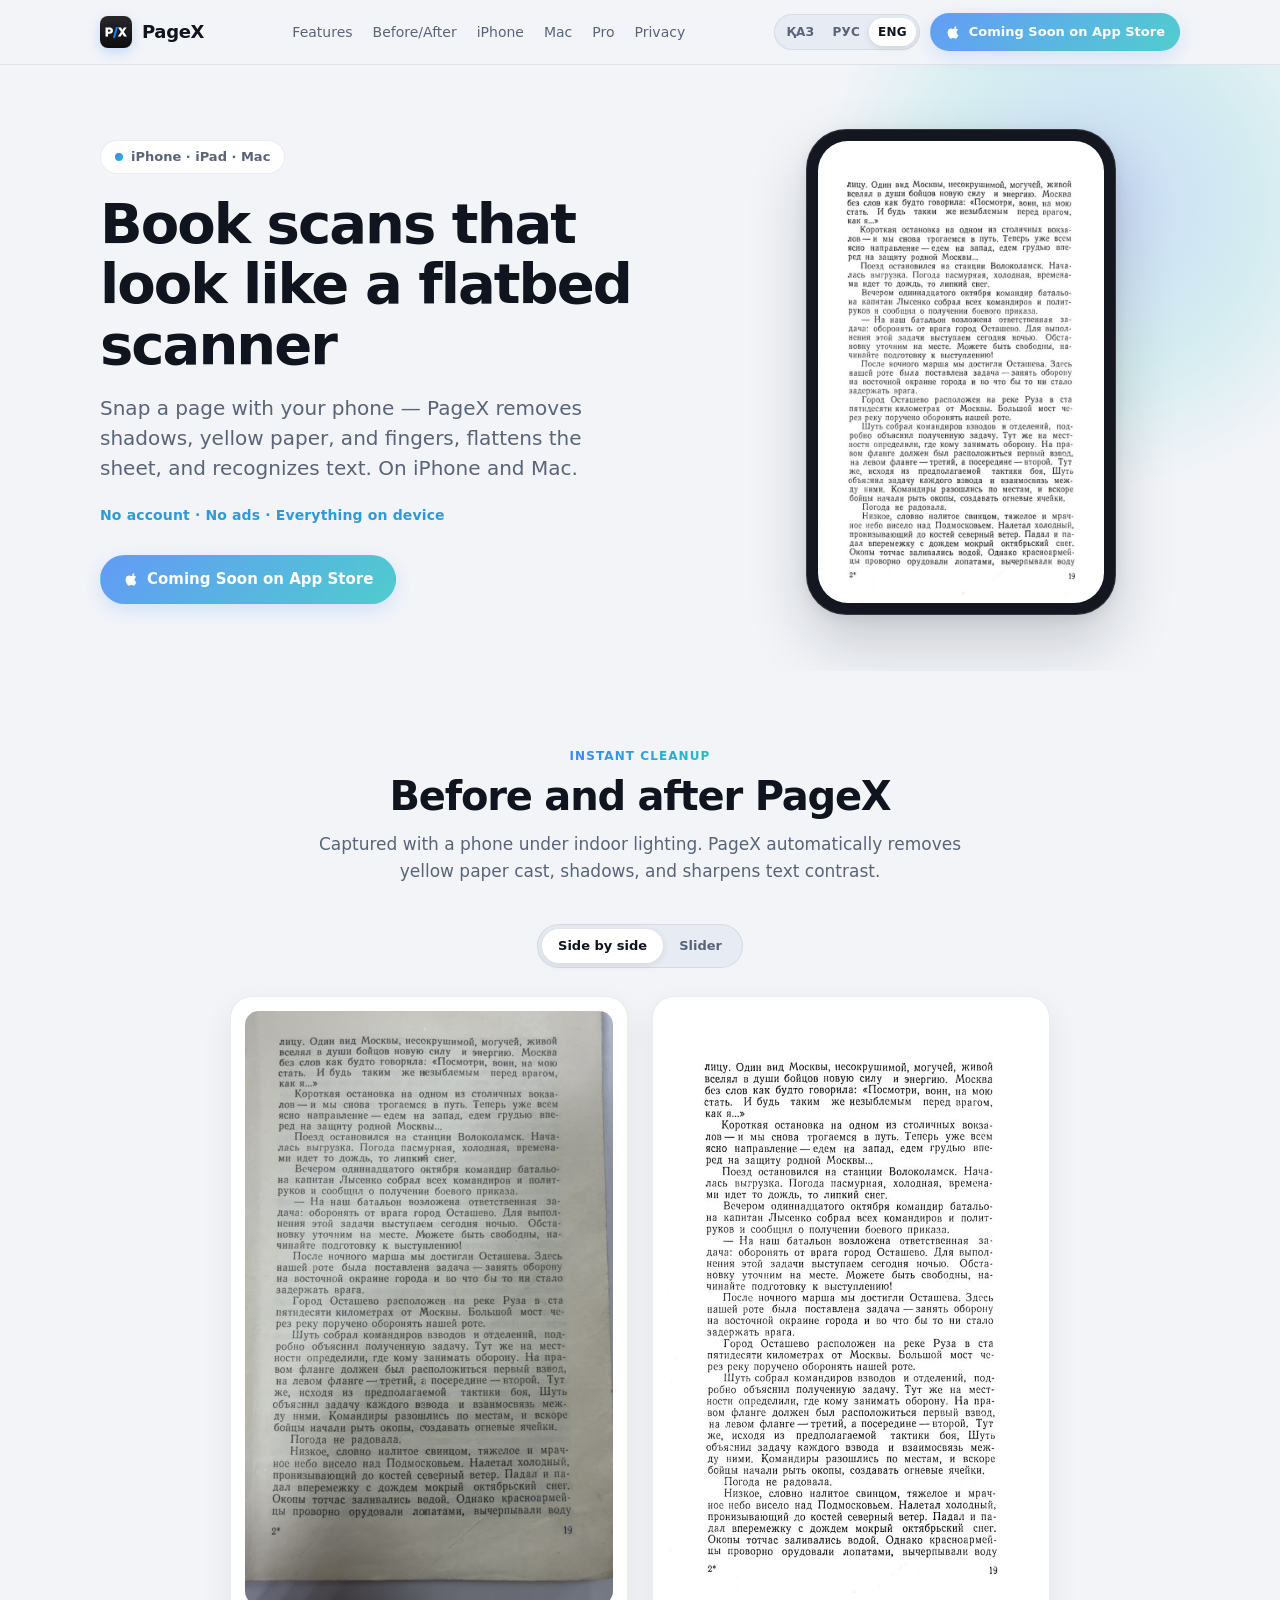
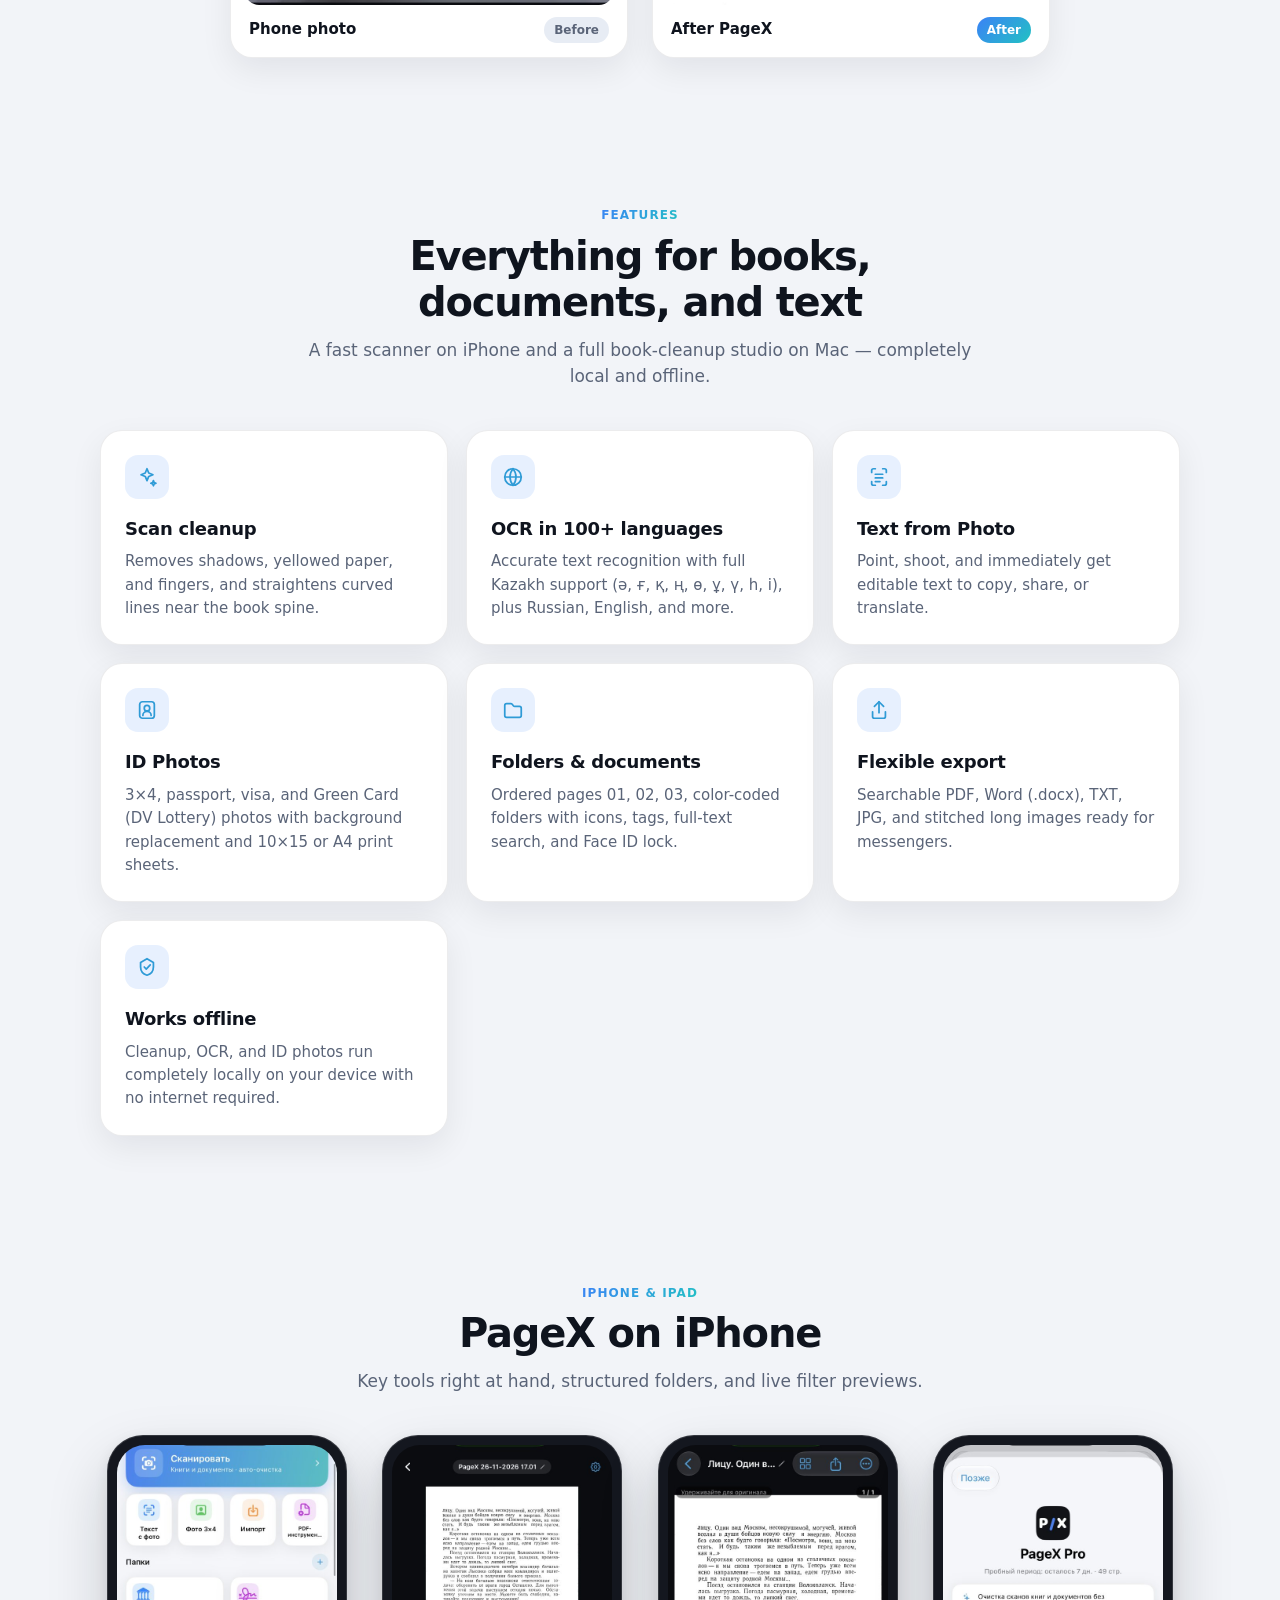
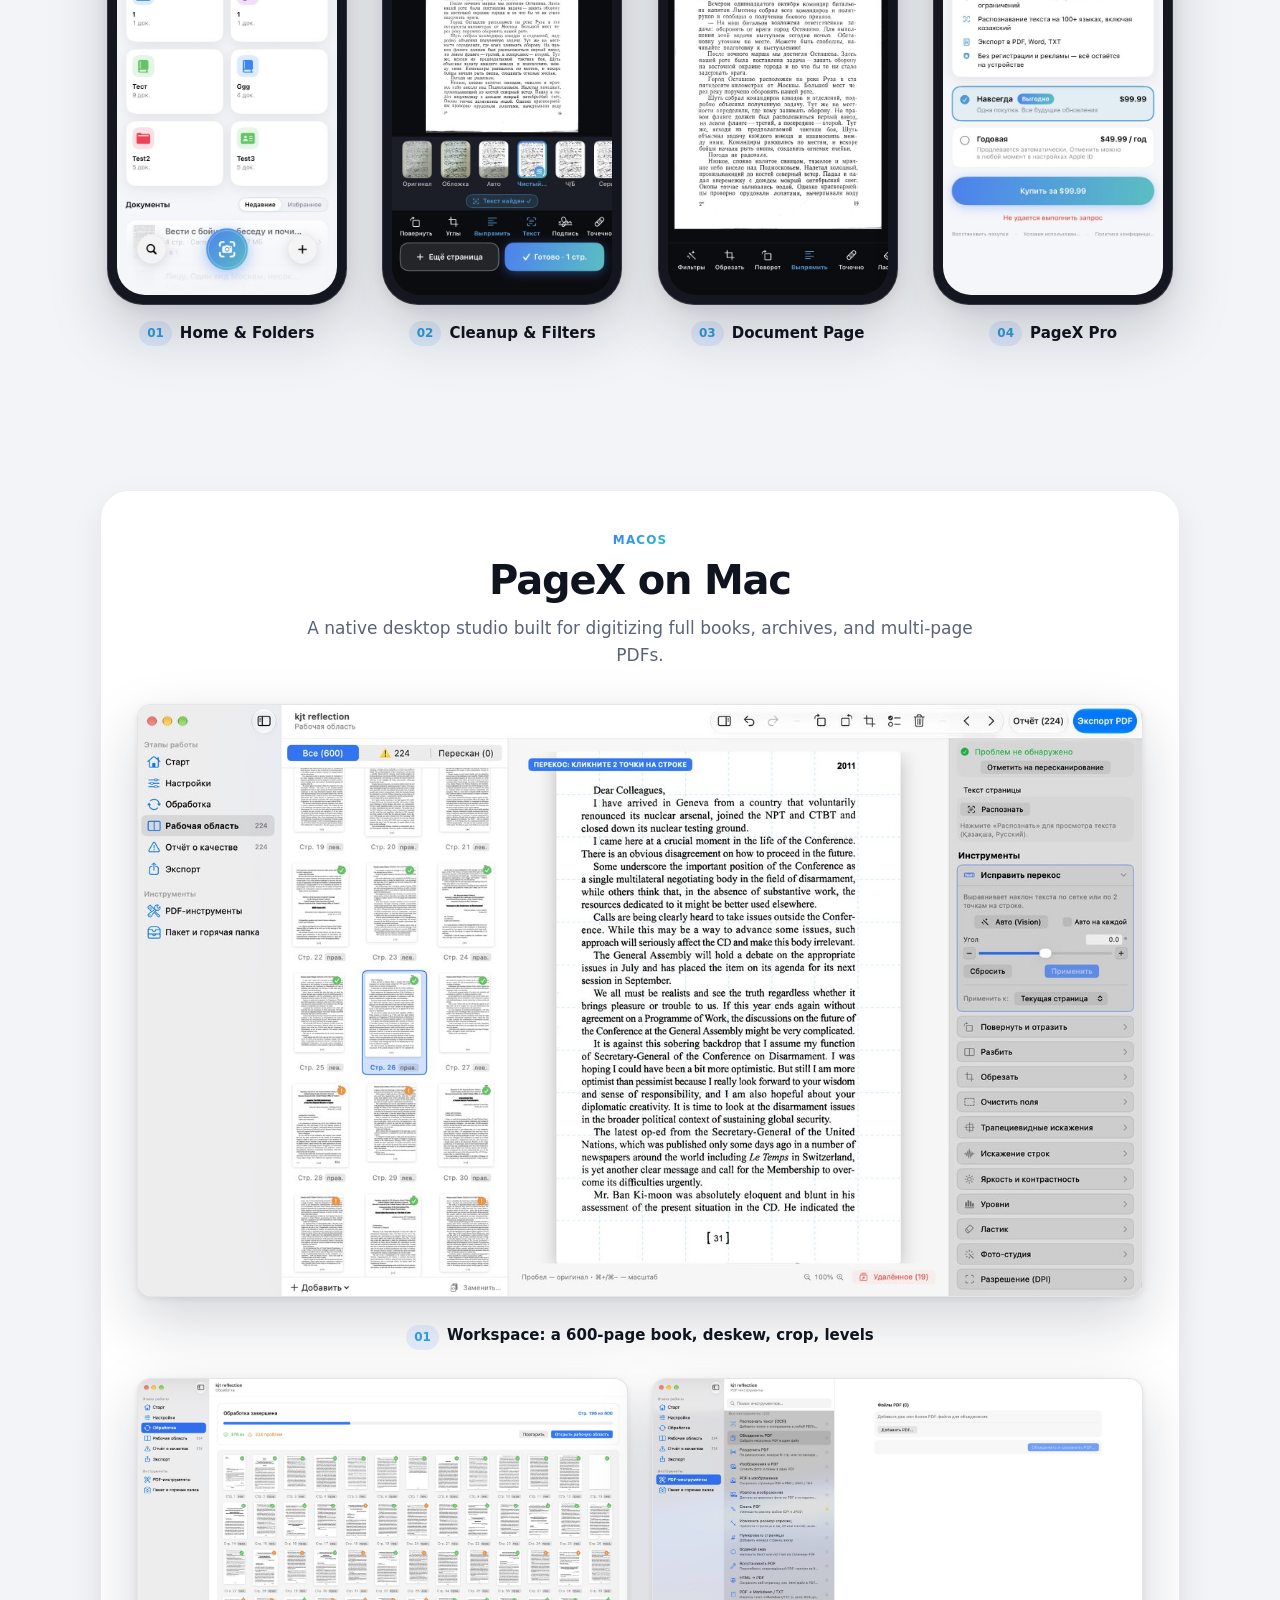
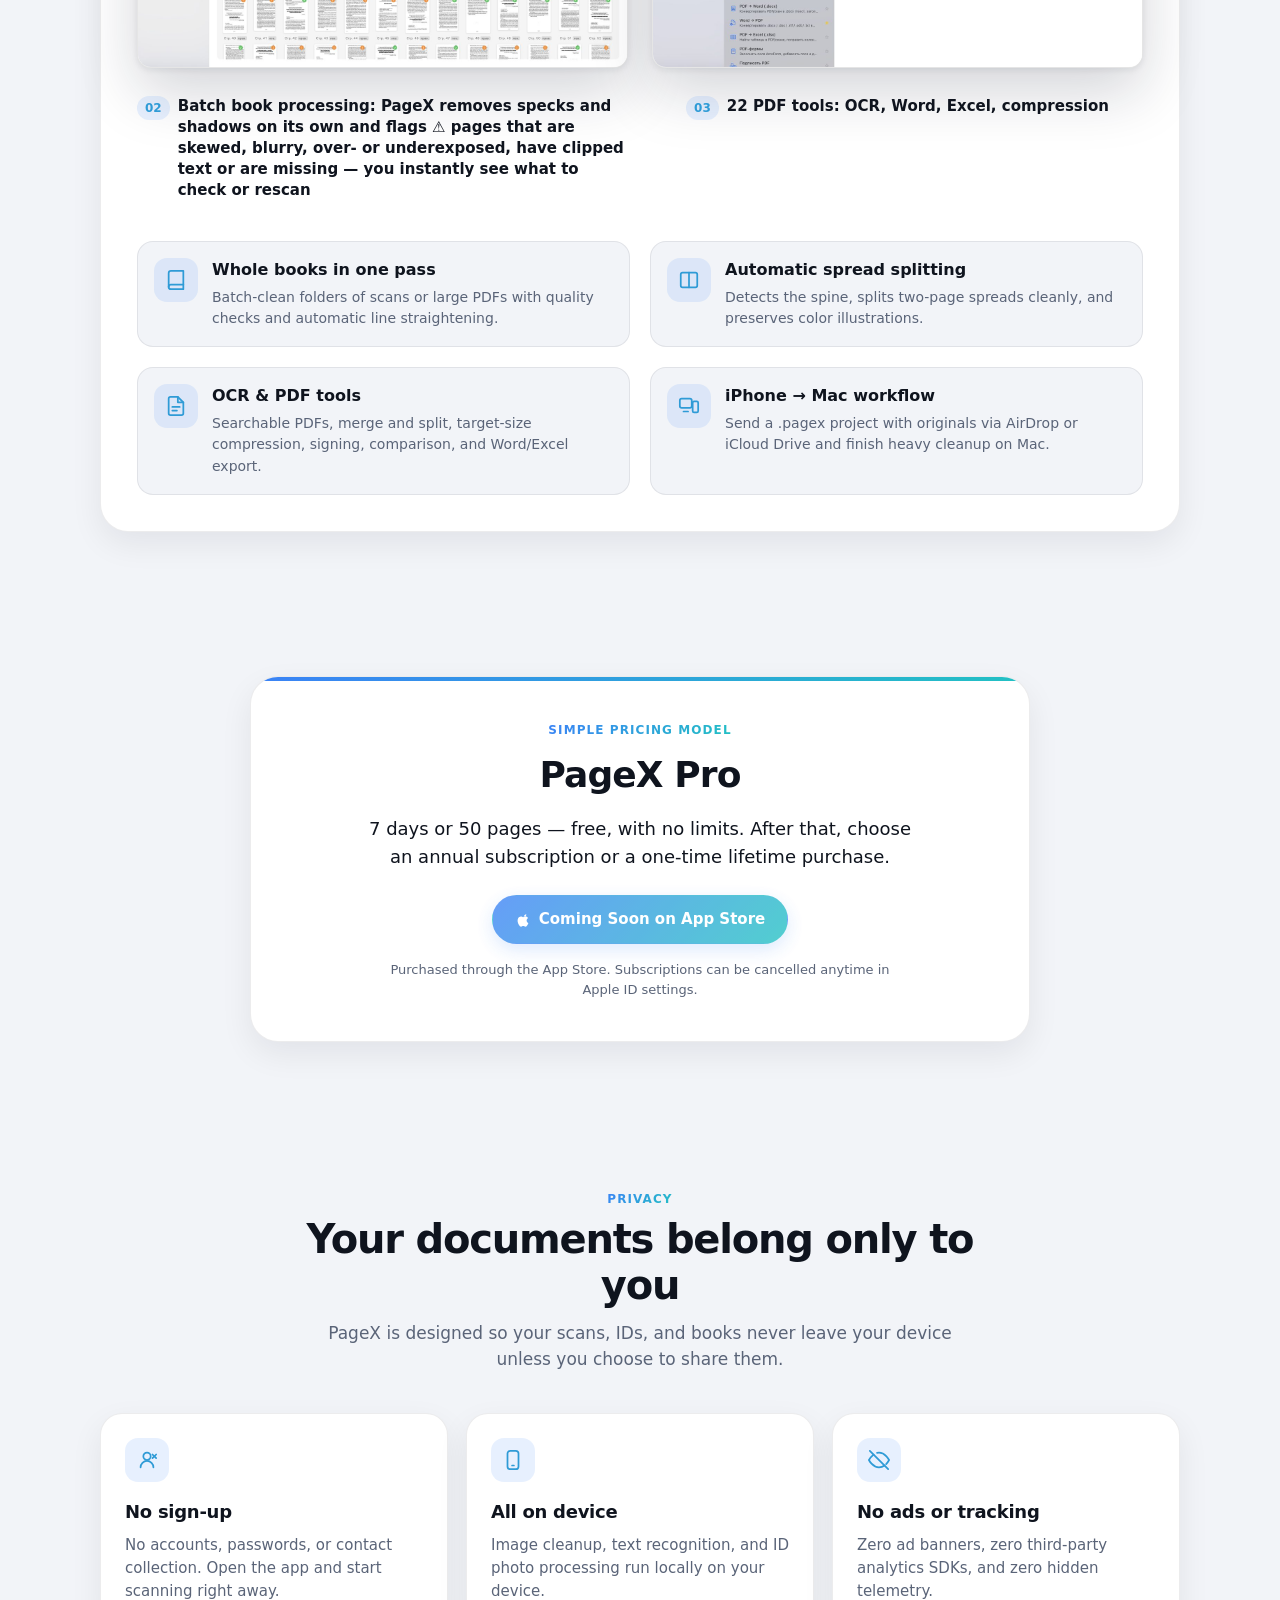
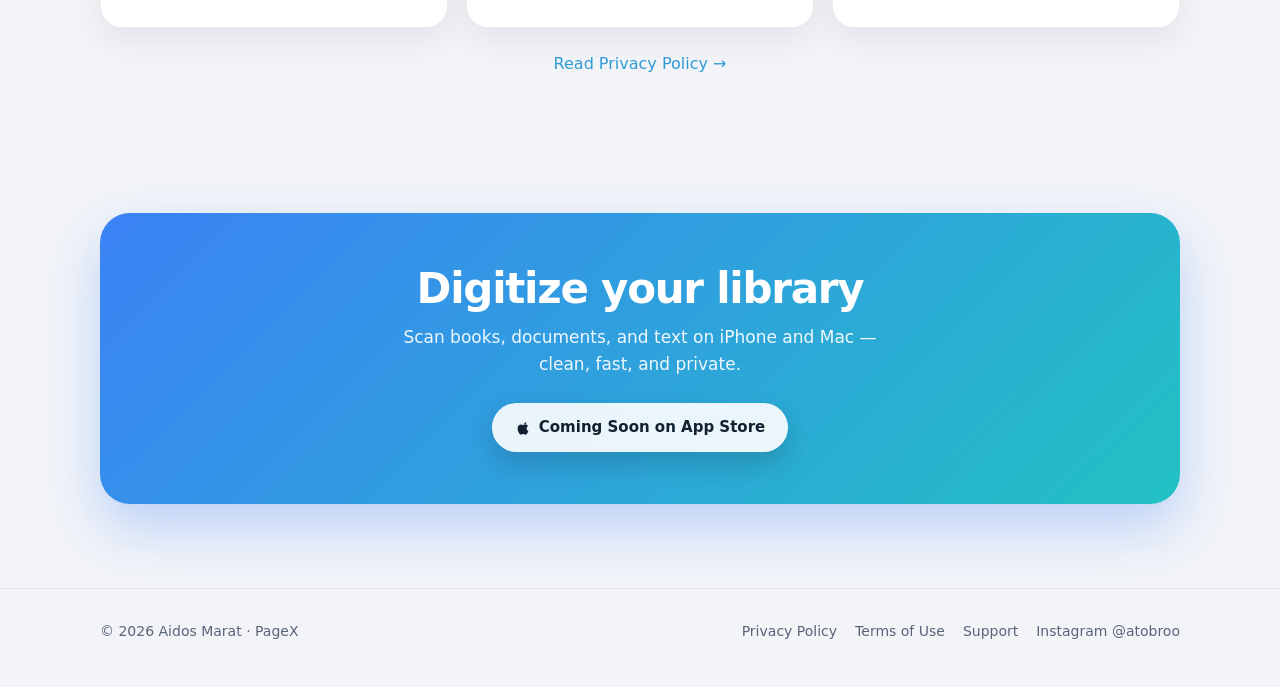
<file: index.html>
<!doctype html>
<html lang="ru" data-active-lang="ru">
<head>
  <meta charset="utf-8">
  <meta name="viewport" content="width=device-width, initial-scale=1">
  <title>PageX — Сканы книг и документов на iPhone и Mac</title>
  <meta name="description" content="Снимите страницу телефоном — PageX уберёт тени, желтизну и пальцы, выпрямит лист и распознает текст на 100+ языках, включая казахский. На iPhone и Mac.">
  <meta property="og:type" content="website">
  <meta property="og:title" content="PageX — Сканы книг как с планшетного сканера">
  <meta property="og:description" content="Снимите страницу телефоном — PageX уберёт тени, желтизну и пальцы, выпрямит лист и распознает текст. На iPhone и Mac.">
  <meta property="og:image" content="img/after.jpg">
  <link rel="icon" type="image/png" href="img/icon-256.png">
  <link rel="apple-touch-icon" href="img/apple-touch-icon.png">
  <link rel="stylesheet" href="styles.css">
  <script defer src="app.js"></script>
</head>
<body data-page="home">
  <header class="site-header">
    <div class="container nav-bar">
      <a class="brand" href="index.html">
        <img class="brand-icon" src="img/icon-256.png" alt="PageX" width="256" height="256" loading="lazy">
        <span>PageX</span>
      </a>

      <nav aria-label="Primary">
        <ul class="nav-links">
          <li><a href="#features" data-i18n="nav_features">Возможности</a></li>
          <li><a href="#before-after" data-i18n="nav_before_after">До/после</a></li>
          <li><a href="#iphone" data-i18n="nav_iphone">iPhone</a></li>
          <li><a href="#mac" data-i18n="nav_mac">Mac</a></li>
          <li><a href="#pro" data-i18n="nav_pro">Pro</a></li>
          <li><a href="#privacy" data-i18n="nav_privacy">Приватность</a></li>
        </ul>
      </nav>

      <div class="nav-actions">
        <div class="lang-switch" role="group" aria-label="Language">
          <button type="button" class="lang-btn" data-lang="kk" aria-pressed="false">ҚАЗ</button>
          <button type="button" class="lang-btn" data-lang="ru" aria-pressed="true">РУС</button>
          <button type="button" class="lang-btn" data-lang="en" aria-pressed="false">ENG</button>
        </div>

        <a class="btn btn--primary btn--sm nav-cta-desktop js-appstore-btn is-disabled" aria-disabled="true">
          <svg class="apple-icon" viewBox="0 0 24 24" aria-hidden="true">
            <path d="M18.71 19.5c-.83 1.24-1.71 2.45-3.05 2.47-1.34.03-1.77-.79-3.29-.79-1.53 0-2 .77-3.27.82-1.31.05-2.3-1.32-3.14-2.53C4.25 17 2.94 12.45 4.7 9.39c.87-1.52 2.43-2.48 4.12-2.51 1.28-.02 2.5.87 3.29.87.78 0 2.26-1.07 3.81-.91.65.03 2.47.26 3.64 1.98-.09.06-2.17 1.28-2.15 3.81.03 3.02 2.65 4.03 2.68 4.04-.03.07-.42 1.44-1.38 2.83M15.97 6.33c.67-.81 1.12-1.94 1-3.08-.96.04-2.13.64-2.82 1.45-.61.71-1.15 1.87-1.01 2.97 1.08.08 2.17-.54 2.83-1.34"/>
          </svg>
          <span class="js-appstore-label" data-i18n="cta_soon">Скоро в App Store</span>
        </a>

        <button type="button" id="menu-toggle" class="menu-toggle" aria-label="Menu" aria-expanded="false" aria-controls="mobile-drawer">
          <svg width="18" height="18" viewBox="0 0 24 24" fill="none" stroke="currentColor" stroke-width="2" stroke-linecap="round" aria-hidden="true">
            <line x1="4" y1="7" x2="20" y2="7"></line>
            <line x1="4" y1="12" x2="20" y2="12"></line>
            <line x1="4" y1="17" x2="20" y2="17"></line>
          </svg>
        </button>
      </div>
    </div>

    <div id="mobile-drawer" class="mobile-drawer">
      <div class="mobile-drawer-links">
        <a href="#features" data-i18n="nav_features">Возможности</a>
        <a href="#before-after" data-i18n="nav_before_after">До/после</a>
        <a href="#iphone" data-i18n="nav_iphone">iPhone</a>
        <a href="#mac" data-i18n="nav_mac">Mac</a>
        <a href="#pro" data-i18n="nav_pro">Pro</a>
        <a href="#privacy" data-i18n="nav_privacy">Приватность</a>
      </div>
      <a class="btn btn--primary btn--sm js-appstore-btn is-disabled" aria-disabled="true">
        <svg class="apple-icon" viewBox="0 0 24 24" aria-hidden="true">
          <path d="M18.71 19.5c-.83 1.24-1.71 2.45-3.05 2.47-1.34.03-1.77-.79-3.29-.79-1.53 0-2 .77-3.27.82-1.31.05-2.3-1.32-3.14-2.53C4.25 17 2.94 12.45 4.7 9.39c.87-1.52 2.43-2.48 4.12-2.51 1.28-.02 2.5.87 3.29.87.78 0 2.26-1.07 3.81-.91.65.03 2.47.26 3.64 1.98-.09.06-2.17 1.28-2.15 3.81.03 3.02 2.65 4.03 2.68 4.04-.03.07-.42 1.44-1.38 2.83M15.97 6.33c.67-.81 1.12-1.94 1-3.08-.96.04-2.13.64-2.82 1.45-.61.71-1.15 1.87-1.01 2.97 1.08.08 2.17-.54 2.83-1.34"/>
        </svg>
        <span class="js-appstore-label" data-i18n="cta_soon">Скоро в App Store</span>
      </a>
    </div>
  </header>

  <main>
    <!-- 1. Hero -->
    <section class="hero">
      <div class="container hero-grid">
        <div class="hero-copy">
          <div class="hero-badge">
            <span class="hero-badge-dot" aria-hidden="true"></span>
            <span data-i18n="hero_badge">iPhone · iPad · Mac</span>
          </div>
          <h1 data-i18n="hero_title">Сканы книг как с планшетного сканера</h1>
          <p class="hero-lead" data-i18n="hero_subtitle">Снимите страницу телефоном — PageX уберёт тени, желтизну и пальцы, выпрямит лист и распознает текст. На iPhone и Mac.</p>
          <p class="hero-pills" data-i18n="hero_pills">Без регистрации · Без рекламы · Всё на устройстве</p>
          <div class="hero-cta-row">
            <a class="btn btn--primary js-appstore-btn is-disabled" aria-disabled="true">
              <svg class="apple-icon" viewBox="0 0 24 24" aria-hidden="true">
                <path d="M18.71 19.5c-.83 1.24-1.71 2.45-3.05 2.47-1.34.03-1.77-.79-3.29-.79-1.53 0-2 .77-3.27.82-1.31.05-2.3-1.32-3.14-2.53C4.25 17 2.94 12.45 4.7 9.39c.87-1.52 2.43-2.48 4.12-2.51 1.28-.02 2.5.87 3.29.87.78 0 2.26-1.07 3.81-.91.65.03 2.47.26 3.64 1.98-.09.06-2.17 1.28-2.15 3.81.03 3.02 2.65 4.03 2.68 4.04-.03.07-.42 1.44-1.38 2.83M15.97 6.33c.67-.81 1.12-1.94 1-3.08-.96.04-2.13.64-2.82 1.45-.61.71-1.15 1.87-1.01 2.97 1.08.08 2.17-.54 2.83-1.34"/>
              </svg>
              <span class="js-appstore-label" data-i18n="cta_soon">Скоро в App Store</span>
            </a>
          </div>
        </div>

        <div class="hero-visual">
          <div class="phone-frame phone-frame--hero">
            <div class="phone-screen">
              <img src="img/after.jpg" alt="Страница книги после очистки в PageX" data-i18n-alt="hero_img_alt" width="688" height="1102" loading="lazy">
            </div>
          </div>
        </div>
      </div>
    </section>

    <!-- 2. Before / After -->
    <section id="before-after" class="section">
      <div class="container">
        <div class="section-header">
          <span class="section-eyebrow" data-i18n="ba_eyebrow">Результат за секунду</span>
          <h2 data-i18n="ba_title">До и после PageX</h2>
          <p data-i18n="ba_desc">Снято обычным телефоном при комнатном свете. PageX автоматически убирает жёлтый фон, тени и выравнивает контраст текста.</p>
        </div>

        <div class="ba-mode-wrap">
          <div class="ba-mode-switch" role="group" aria-label="Comparison view">
            <button type="button" class="ba-mode-btn" data-ba-mode="pair" aria-pressed="true" data-i18n="ba_mode_side">Рядом</button>
            <button type="button" class="ba-mode-btn" data-ba-mode="slider" aria-pressed="false" data-i18n="ba_mode_slider">Ползунок</button>
          </div>
        </div>

        <div id="ba-pair-view" class="ba-pair">
          <figure class="ba-card" style="margin:0;">
            <div class="ba-img-wrap">
              <img src="img/before.jpg" alt="Страница книги, снятая телефоном: жёлтая бумага и тень" data-i18n-alt="ba_before_alt" width="700" height="1102" loading="lazy">
            </div>
            <figcaption class="ba-caption">
              <span data-i18n="ba_before">Снимок телефоном</span>
              <span class="ba-tag" data-i18n="ba_before_tag">До</span>
            </figcaption>
          </figure>

          <figure class="ba-card" style="margin:0;">
            <div class="ba-img-wrap">
              <img src="img/after.jpg" alt="Та же страница после обработки в PageX: чистый белый лист и чёткий текст" data-i18n-alt="ba_after_alt" width="688" height="1102" loading="lazy">
            </div>
            <figcaption class="ba-caption">
              <span data-i18n="ba_after">После PageX</span>
              <span class="ba-tag ba-tag--after" data-i18n="ba_after_tag">После</span>
            </figcaption>
          </figure>
        </div>

        <div id="ba-slider-view" class="ba-slider-box is-hidden">
          <div id="ba-slider-stage" class="ba-slider-stage">
            <img src="img/before.jpg" alt="Страница книги, снятая телефоном: жёлтая бумага и тень" data-i18n-alt="ba_before_alt" width="700" height="1102" loading="lazy">
            <img class="ba-slider-after" src="img/after.jpg" alt="Та же страница после обработки в PageX: чистый белый лист и чёткий текст" data-i18n-alt="ba_after_alt" width="688" height="1102" loading="lazy">
            <div class="ba-slider-divider" aria-hidden="true"></div>
            <div class="ba-slider-handle" aria-hidden="true">
              <svg width="20" height="20" viewBox="0 0 24 24" fill="none" stroke="currentColor" stroke-width="2.2" stroke-linecap="round" stroke-linejoin="round">
                <polyline points="9 18 3 12 9 6"></polyline>
                <polyline points="15 6 21 12 15 18"></polyline>
              </svg>
            </div>
            <span class="ba-slider-label ba-slider-label--before" data-i18n="ba_before">Снимок телефоном</span>
            <span class="ba-slider-label ba-slider-label--after" data-i18n="ba_after">После PageX</span>
            <input id="ba-range" class="ba-range" type="range" min="0" max="100" value="50" aria-label="Before and after comparison">
          </div>
        </div>
      </div>
    </section>

    <!-- 3. Features -->
    <section id="features" class="section">
      <div class="container">
        <div class="section-header">
          <span class="section-eyebrow" data-i18n="feat_eyebrow">Возможности</span>
          <h2 data-i18n="feat_title">Всё для книг, документов и текста</h2>
          <p data-i18n="feat_desc">Быстрый сканер на iPhone и студия глубокой очистки книг на Mac — без облаков и подписок за каждый шаг.</p>
        </div>

        <div class="features-grid">
          <article class="card">
            <div class="feature-icon" aria-hidden="true">
              <svg viewBox="0 0 24 24" fill="none" stroke="currentColor" stroke-width="1.9" stroke-linecap="round" stroke-linejoin="round">
                <path d="M12 3l1.9 4.6L18.5 9.5l-4.6 1.9L12 16l-1.9-4.6L5.5 9.5l4.6-1.9L12 3z"></path>
                <path d="M19 16l.8 2 2 .8-2 .8-.8 2-.8-2-2-.8 2-.8.8-2z"></path>
              </svg>
            </div>
            <h3 data-i18n="f1_title">Очистка сканов</h3>
            <p data-i18n="f1_desc">Убирает тени, жёлтую бумагу, пальцы в кадре и выпрямляет изгиб строк у корешка книги.</p>
          </article>

          <article class="card">
            <div class="feature-icon" aria-hidden="true">
              <svg viewBox="0 0 24 24" fill="none" stroke="currentColor" stroke-width="1.9" stroke-linecap="round" stroke-linejoin="round">
                <circle cx="12" cy="12" r="9"></circle>
                <line x1="3" y1="12" x2="21" y2="12"></line>
                <path d="M12 3a14 14 0 0 1 0 18"></path>
                <path d="M12 3a14 14 0 0 0 0 18"></path>
              </svg>
            </div>
            <h3 data-i18n="f2_title">Распознавание на 100+ языках</h3>
            <p data-i18n="f2_desc">Точный OCR с полноценной поддержкой казахского языка (ә, ғ, қ, ң, ө, ұ, ү, һ, і), русского и английского.</p>
          </article>

          <article class="card">
            <div class="feature-icon" aria-hidden="true">
              <svg viewBox="0 0 24 24" fill="none" stroke="currentColor" stroke-width="1.9" stroke-linecap="round" stroke-linejoin="round">
                <path d="M4 7V5a2 2 0 0 1 2-2h2"></path>
                <path d="M20 7V5a2 2 0 0 0-2-2h-2"></path>
                <path d="M4 17v2a2 2 0 0 0 2 2h2"></path>
                <path d="M20 17v2a2 2 0 0 1-2 2h-2"></path>
                <line x1="8" y1="9" x2="16" y2="9"></line>
                <line x1="8" y1="13" x2="16" y2="13"></line>
                <line x1="8" y1="17" x2="13" y2="17"></line>
              </svg>
            </div>
            <h3 data-i18n="f3_title">«Текст с фото»</h3>
            <p data-i18n="f3_desc">Навёл камеру, снял — и сразу готовый редактируемый текст: скопировать, отправить или перевести.</p>
          </article>

          <article class="card">
            <div class="feature-icon" aria-hidden="true">
              <svg viewBox="0 0 24 24" fill="none" stroke="currentColor" stroke-width="1.9" stroke-linecap="round" stroke-linejoin="round">
                <rect x="4" y="3" width="16" height="18" rx="3"></rect>
                <circle cx="12" cy="10" r="3"></circle>
                <path d="M7.5 18a4.5 4.5 0 0 1 9 0"></path>
              </svg>
            </div>
            <h3 data-i18n="f4_title">Фото на документы</h3>
            <p data-i18n="f4_desc">3×4, паспорт, визы, Green Card (DV Lottery) с заменой фона и листом для печати 10×15 или A4.</p>
          </article>

          <article class="card">
            <div class="feature-icon" aria-hidden="true">
              <svg viewBox="0 0 24 24" fill="none" stroke="currentColor" stroke-width="1.9" stroke-linecap="round" stroke-linejoin="round">
                <path d="M3 7a2 2 0 0 1 2-2h4.6a2 2 0 0 1 1.5.7l1.3 1.6a2 2 0 0 0 1.5.7H19a2 2 0 0 1 2 2v8a2 2 0 0 1-2 2H5a2 2 0 0 1-2-2V7z"></path>
              </svg>
            </div>
            <h3 data-i18n="f5_title">Папки и документы</h3>
            <p data-i18n="f5_desc">Страницы 01, 02, 03 по порядку, цветные папки с иконками, теги, поиск по тексту и защита Face ID.</p>
          </article>

          <article class="card">
            <div class="feature-icon" aria-hidden="true">
              <svg viewBox="0 0 24 24" fill="none" stroke="currentColor" stroke-width="1.9" stroke-linecap="round" stroke-linejoin="round">
                <path d="M12 3v12"></path>
                <polyline points="7 8 12 3 17 8"></polyline>
                <path d="M5 14v5a2 2 0 0 0 2 2h10a2 2 0 0 0 2-2v-5"></path>
              </svg>
            </div>
            <h3 data-i18n="f6_title">Гибкий экспорт</h3>
            <p data-i18n="f6_desc">PDF с текстовым слоем, Word (.docx), TXT, JPG и длинное изображение для удобной отправки в мессенджеры.</p>
          </article>

          <article class="card">
            <div class="feature-icon" aria-hidden="true">
              <svg viewBox="0 0 24 24" fill="none" stroke="currentColor" stroke-width="1.9" stroke-linecap="round" stroke-linejoin="round">
                <path d="M12 3l7 4v5c0 4.5-3 7.8-7 9-4-1.2-7-4.5-7-9V7l7-4z"></path>
                <polyline points="9 12 11.2 14.2 15.5 9.8"></polyline>
              </svg>
            </div>
            <h3 data-i18n="f7_title">Без интернета</h3>
            <p data-i18n="f7_desc">Очистка, распознавание текста и фото на документы работают полностью локально на вашем устройстве.</p>
          </article>
        </div>
      </div>
    </section>

    <!-- 4. PageX on iPhone -->
    <section id="iphone" class="section">
      <div class="container">
        <div class="section-header">
          <span class="section-eyebrow" data-i18n="ios_eyebrow">iPhone и iPad</span>
          <h2 data-i18n="ios_title">PageX на iPhone</h2>
          <p data-i18n="ios_desc">Понятный интерфейс с инструментами на виду, папками и живым просмотром фильтров.</p>
        </div>

        <div class="shots-grid">
          <figure class="shot-item" style="margin:0;">
            <div class="phone-frame">
              <div class="phone-screen">
                <img src="img/shot-home.jpg" alt="Главный экран PageX на iPhone с папками и документами" data-i18n-alt="shot1_alt" width="560" height="1147" loading="lazy">
              </div>
            </div>
            <figcaption class="shot-meta">
              <span class="shot-num">01</span>
              <span class="shot-title" data-i18n="shot1_caption">Главная и папки</span>
            </figcaption>
          </figure>

          <figure class="shot-item" style="margin:0;">
            <div class="phone-frame">
              <div class="phone-screen">
                <img src="img/shot-result.jpg" alt="Экран результата сканирования с фильтрами в PageX" data-i18n-alt="shot2_alt" width="560" height="1147" loading="lazy">
              </div>
            </div>
            <figcaption class="shot-meta">
              <span class="shot-num">02</span>
              <span class="shot-title" data-i18n="shot2_caption">Очистка и фильтры</span>
            </figcaption>
          </figure>

          <figure class="shot-item" style="margin:0;">
            <div class="phone-frame">
              <div class="phone-screen">
                <img src="img/shot-page.jpg" alt="Просмотр страницы документа в PageX" data-i18n-alt="shot3_alt" width="560" height="1147" loading="lazy">
              </div>
            </div>
            <figcaption class="shot-meta">
              <span class="shot-num">03</span>
              <span class="shot-title" data-i18n="shot3_caption">Страница документа</span>
            </figcaption>
          </figure>

          <figure class="shot-item" style="margin:0;">
            <div class="phone-frame">
              <div class="phone-screen">
                <img src="img/shot-pro.jpg" alt="Экран PageX Pro" data-i18n-alt="shot4_alt" width="560" height="1147" loading="lazy">
              </div>
            </div>
            <figcaption class="shot-meta">
              <span class="shot-num">04</span>
              <span class="shot-title" data-i18n="shot4_caption">PageX Pro</span>
            </figcaption>
          </figure>
        </div>
      </div>
    </section>

    <!-- 5. PageX on Mac -->
    <section id="mac" class="section">
      <div class="container">
        <div class="mac-panel">
          <div class="section-header" style="margin-bottom:0;">
            <span class="section-eyebrow" data-i18n="mac_eyebrow">macOS</span>
            <h2 data-i18n="mac_title">PageX на Mac</h2>
            <p data-i18n="mac_desc">Нативное приложение для оцифровки больших книг, архивов и сложных PDF-документов.</p>
          </div>

          <div class="mac-shots">
            <figure class="mac-shot mac-shot-main">
              <div class="mac-window">
                <img src="img/mac-workspace.jpg" alt="Рабочая область PageX на Mac: страницы книги и инструменты" data-i18n-alt="macshot1_alt" width="1400" height="824" loading="lazy">
              </div>
              <figcaption class="shot-meta">
                <span class="shot-num">01</span>
                <span class="shot-title" data-i18n="macshot1_caption">Рабочая область: 600 страниц книги, перекос, обрезка, уровни</span>
              </figcaption>
            </figure>
            <div class="mac-shots-row">
              <figure class="mac-shot">
                <div class="mac-window">
                  <img src="img/mac-processing.jpg" alt="Пакетная обработка книги в PageX на Mac" data-i18n-alt="macshot2_alt" width="1400" height="825" loading="lazy">
                </div>
                <figcaption class="shot-meta">
                  <span class="shot-num">02</span>
                  <span class="shot-title" data-i18n="macshot2_caption">Пакетная обработка книги: PageX сам чистит пятна и тени, а страницы с перекосом, размытием, обрезанным текстом, засветом или пропуском помечает ⚠ — сразу видно, что проверить или переснять</span>
                </figcaption>
              </figure>
              <figure class="mac-shot">
                <div class="mac-window">
                  <img src="img/mac-tools.jpg" alt="22 PDF-инструмента в PageX на Mac" data-i18n-alt="macshot3_alt" width="1400" height="825" loading="lazy">
                </div>
                <figcaption class="shot-meta">
                  <span class="shot-num">03</span>
                  <span class="shot-title" data-i18n="macshot3_caption">22 PDF-инструмента: OCR, Word, Excel, сжатие</span>
                </figcaption>
              </figure>
            </div>
          </div>

          <div class="mac-grid">
            <article class="mac-item">
              <div class="feature-icon" aria-hidden="true">
                <svg viewBox="0 0 24 24" fill="none" stroke="currentColor" stroke-width="1.9" stroke-linecap="round" stroke-linejoin="round">
                  <path d="M4 19.5A2.5 2.5 0 0 1 6.5 17H20"></path>
                  <path d="M6.5 2H20v20H6.5A2.5 2.5 0 0 1 4 19.5v-15A2.5 2.5 0 0 1 6.5 2z"></path>
                </svg>
              </div>
              <div>
                <h3 data-i18n="mac1_title">Целые книги за один проход</h3>
                <p data-i18n="mac1_desc">Пакетная очистка папок со сканами и многостраничных PDF, контроль качества и автовыпрямление строк.</p>
              </div>
            </article>

            <article class="mac-item">
              <div class="feature-icon" aria-hidden="true">
                <svg viewBox="0 0 24 24" fill="none" stroke="currentColor" stroke-width="1.9" stroke-linecap="round" stroke-linejoin="round">
                  <rect x="3" y="4" width="18" height="16" rx="2"></rect>
                  <line x1="12" y1="4" x2="12" y2="20"></line>
                </svg>
              </div>
              <div>
                <h3 data-i18n="mac2_title">Разделение разворотов</h3>
                <p data-i18n="mac2_desc">Автоматический поиск линии корешка, разделение разворотов на отдельные страницы и сохранение иллюстраций.</p>
              </div>
            </article>

            <article class="mac-item">
              <div class="feature-icon" aria-hidden="true">
                <svg viewBox="0 0 24 24" fill="none" stroke="currentColor" stroke-width="1.9" stroke-linecap="round" stroke-linejoin="round">
                  <path d="M14 2H6a2 2 0 0 0-2 2v16a2 2 0 0 0 2 2h12a2 2 0 0 0 2-2V8z"></path>
                  <polyline points="14 2 14 8 20 8"></polyline>
                  <line x1="8" y1="13" x2="16" y2="13"></line>
                  <line x1="8" y1="17" x2="13" y2="17"></line>
                </svg>
              </div>
              <div>
                <h3 data-i18n="mac3_title">Распознавание и PDF-инструменты</h3>
                <p data-i18n="mac3_desc">Поиск по тексту, объединение и разделение PDF, сжатие до нужного размера, подпись, сравнение и конвертация.</p>
              </div>
            </article>

            <article class="mac-item">
              <div class="feature-icon" aria-hidden="true">
                <svg viewBox="0 0 24 24" fill="none" stroke="currentColor" stroke-width="1.9" stroke-linecap="round" stroke-linejoin="round">
                  <rect x="2" y="4" width="13" height="10" rx="2"></rect>
                  <line x1="6" y1="18" x2="11" y2="18"></line>
                  <rect x="16" y="7" width="6" height="12" rx="1.5"></rect>
                </svg>
              </div>
              <div>
                <h3 data-i18n="mac4_title">Связка iPhone → Mac</h3>
                <p data-i18n="mac4_desc">Отправляйте проект .pagex с исходниками по AirDrop или через iCloud Drive и продолжайте чистку на большом экране.</p>
              </div>
            </article>
          </div>
        </div>
      </div>
    </section>

    <!-- 6. PageX Pro -->
    <section id="pro" class="section">
      <div class="container">
        <div class="pro-card">
          <span class="section-eyebrow" data-i18n="pro_eyebrow">Прозрачные условия</span>
          <h2 data-i18n="pro_title">PageX Pro</h2>
          <p class="pro-lead" data-i18n="pro_lead">7 дней или 50 страниц — бесплатно, без ограничений. Потом — годовая подписка или покупка навсегда.</p>
          <a class="btn btn--primary js-appstore-btn is-disabled" aria-disabled="true">
            <svg class="apple-icon" viewBox="0 0 24 24" aria-hidden="true">
              <path d="M18.71 19.5c-.83 1.24-1.71 2.45-3.05 2.47-1.34.03-1.77-.79-3.29-.79-1.53 0-2 .77-3.27.82-1.31.05-2.3-1.32-3.14-2.53C4.25 17 2.94 12.45 4.7 9.39c.87-1.52 2.43-2.48 4.12-2.51 1.28-.02 2.5.87 3.29.87.78 0 2.26-1.07 3.81-.91.65.03 2.47.26 3.64 1.98-.09.06-2.17 1.28-2.15 3.81.03 3.02 2.65 4.03 2.68 4.04-.03.07-.42 1.44-1.38 2.83M15.97 6.33c.67-.81 1.12-1.94 1-3.08-.96.04-2.13.64-2.82 1.45-.61.71-1.15 1.87-1.01 2.97 1.08.08 2.17-.54 2.83-1.34"/>
            </svg>
            <span class="js-appstore-label" data-i18n="cta_soon">Скоро в App Store</span>
          </a>
          <p class="pro-note" data-i18n="pro_note">Покупка через App Store. Подписку можно отменить в любой момент в настройках Apple ID.</p>
        </div>
      </div>
    </section>

    <!-- 7. Privacy -->
    <section id="privacy" class="section">
      <div class="container">
        <div class="section-header">
          <span class="section-eyebrow" data-i18n="priv_eyebrow">Приватность</span>
          <h2 data-i18n="priv_title">Ваши документы принадлежат только вам</h2>
          <p data-i18n="priv_desc">PageX создан так, чтобы ваши сканы, паспорта и книги никогда не покидали устройство без вашего решения.</p>
        </div>

        <div class="privacy-grid">
          <article class="card">
            <div class="feature-icon" aria-hidden="true">
              <svg viewBox="0 0 24 24" fill="none" stroke="currentColor" stroke-width="1.9" stroke-linecap="round" stroke-linejoin="round">
                <circle cx="12" cy="8" r="4"></circle>
                <path d="M5 20a7 7 0 0 1 14 0"></path>
                <line x1="18" y1="6" x2="22" y2="10"></line>
                <line x1="22" y1="6" x2="18" y2="10"></line>
              </svg>
            </div>
            <h3 data-i18n="priv1_title">Без регистрации</h3>
            <p data-i18n="priv1_desc">Никаких аккаунтов, паролей и сбора контактов. Открыли приложение — сразу работаете.</p>
          </article>

          <article class="card">
            <div class="feature-icon" aria-hidden="true">
              <svg viewBox="0 0 24 24" fill="none" stroke="currentColor" stroke-width="1.9" stroke-linecap="round" stroke-linejoin="round">
                <rect x="6" y="2" width="12" height="20" rx="3"></rect>
                <line x1="11" y1="18" x2="13" y2="18"></line>
              </svg>
            </div>
            <h3 data-i18n="priv2_title">Всё на устройстве</h3>
            <p data-i18n="priv2_desc">Очистка изображений, OCR и фото на документы выполняются локально процессором вашего устройства.</p>
          </article>

          <article class="card">
            <div class="feature-icon" aria-hidden="true">
              <svg viewBox="0 0 24 24" fill="none" stroke="currentColor" stroke-width="1.9" stroke-linecap="round" stroke-linejoin="round">
                <path d="M17.94 17.94A10.94 10.94 0 0 1 12 20C5 20 1 12 1 12a21.8 21.8 0 0 1 5.06-5.94"></path>
                <path d="M9.9 4.24A10.9 10.9 0 0 1 12 4c7 0 11 8 11 8a21.8 21.8 0 0 1-3.17 4.49"></path>
                <line x1="2" y1="2" x2="22" y2="22"></line>
              </svg>
            </div>
            <h3 data-i18n="priv3_title">Без рекламы и слежки</h3>
            <p data-i18n="priv3_desc">Нет рекламных баннеров, сторонних трекеров и скрытой телеметрии.</p>
          </article>
        </div>

        <div class="privacy-footer-link">
          <a href="privacy.html" data-i18n="priv_link">Читать Политику конфиденциальности →</a>
        </div>
      </div>
    </section>

    <!-- 8. Final CTA -->
    <section class="final-cta">
      <div class="container">
        <div class="cta-box">
          <h2 data-i18n="final_title">Оцифруйте свою библиотеку</h2>
          <p data-i18n="final_desc">Сканируйте книги, документы и текст на iPhone и Mac — чисто, быстро и приватно.</p>
          <a class="btn btn--cta-white js-appstore-btn is-disabled" aria-disabled="true">
            <svg class="apple-icon" viewBox="0 0 24 24" aria-hidden="true">
              <path d="M18.71 19.5c-.83 1.24-1.71 2.45-3.05 2.47-1.34.03-1.77-.79-3.29-.79-1.53 0-2 .77-3.27.82-1.31.05-2.3-1.32-3.14-2.53C4.25 17 2.94 12.45 4.7 9.39c.87-1.52 2.43-2.48 4.12-2.51 1.28-.02 2.5.87 3.29.87.78 0 2.26-1.07 3.81-.91.65.03 2.47.26 3.64 1.98-.09.06-2.17 1.28-2.15 3.81.03 3.02 2.65 4.03 2.68 4.04-.03.07-.42 1.44-1.38 2.83M15.97 6.33c.67-.81 1.12-1.94 1-3.08-.96.04-2.13.64-2.82 1.45-.61.71-1.15 1.87-1.01 2.97 1.08.08 2.17-.54 2.83-1.34"/>
            </svg>
            <span class="js-appstore-label" data-i18n="cta_soon">Скоро в App Store</span>
          </a>
        </div>
      </div>
    </section>
  </main>

  <!-- 9. Footer -->
  <footer class="site-footer">
    <div class="container footer-inner">
      <div>© 2026 Aidos Marat · PageX</div>
      <div class="footer-links">
        <a href="privacy.html" data-i18n="footer_privacy">Политика конфиденциальности</a>
        <a href="terms.html" data-i18n="footer_terms">Условия использования</a>
        <a href="support.html" data-i18n="footer_support">Поддержка</a>
        <a href="https://instagram.com/atobroo" target="_blank" rel="noopener">Instagram @atobroo</a>
      </div>
    </div>
  </footer>
</body>
</html>
</file>
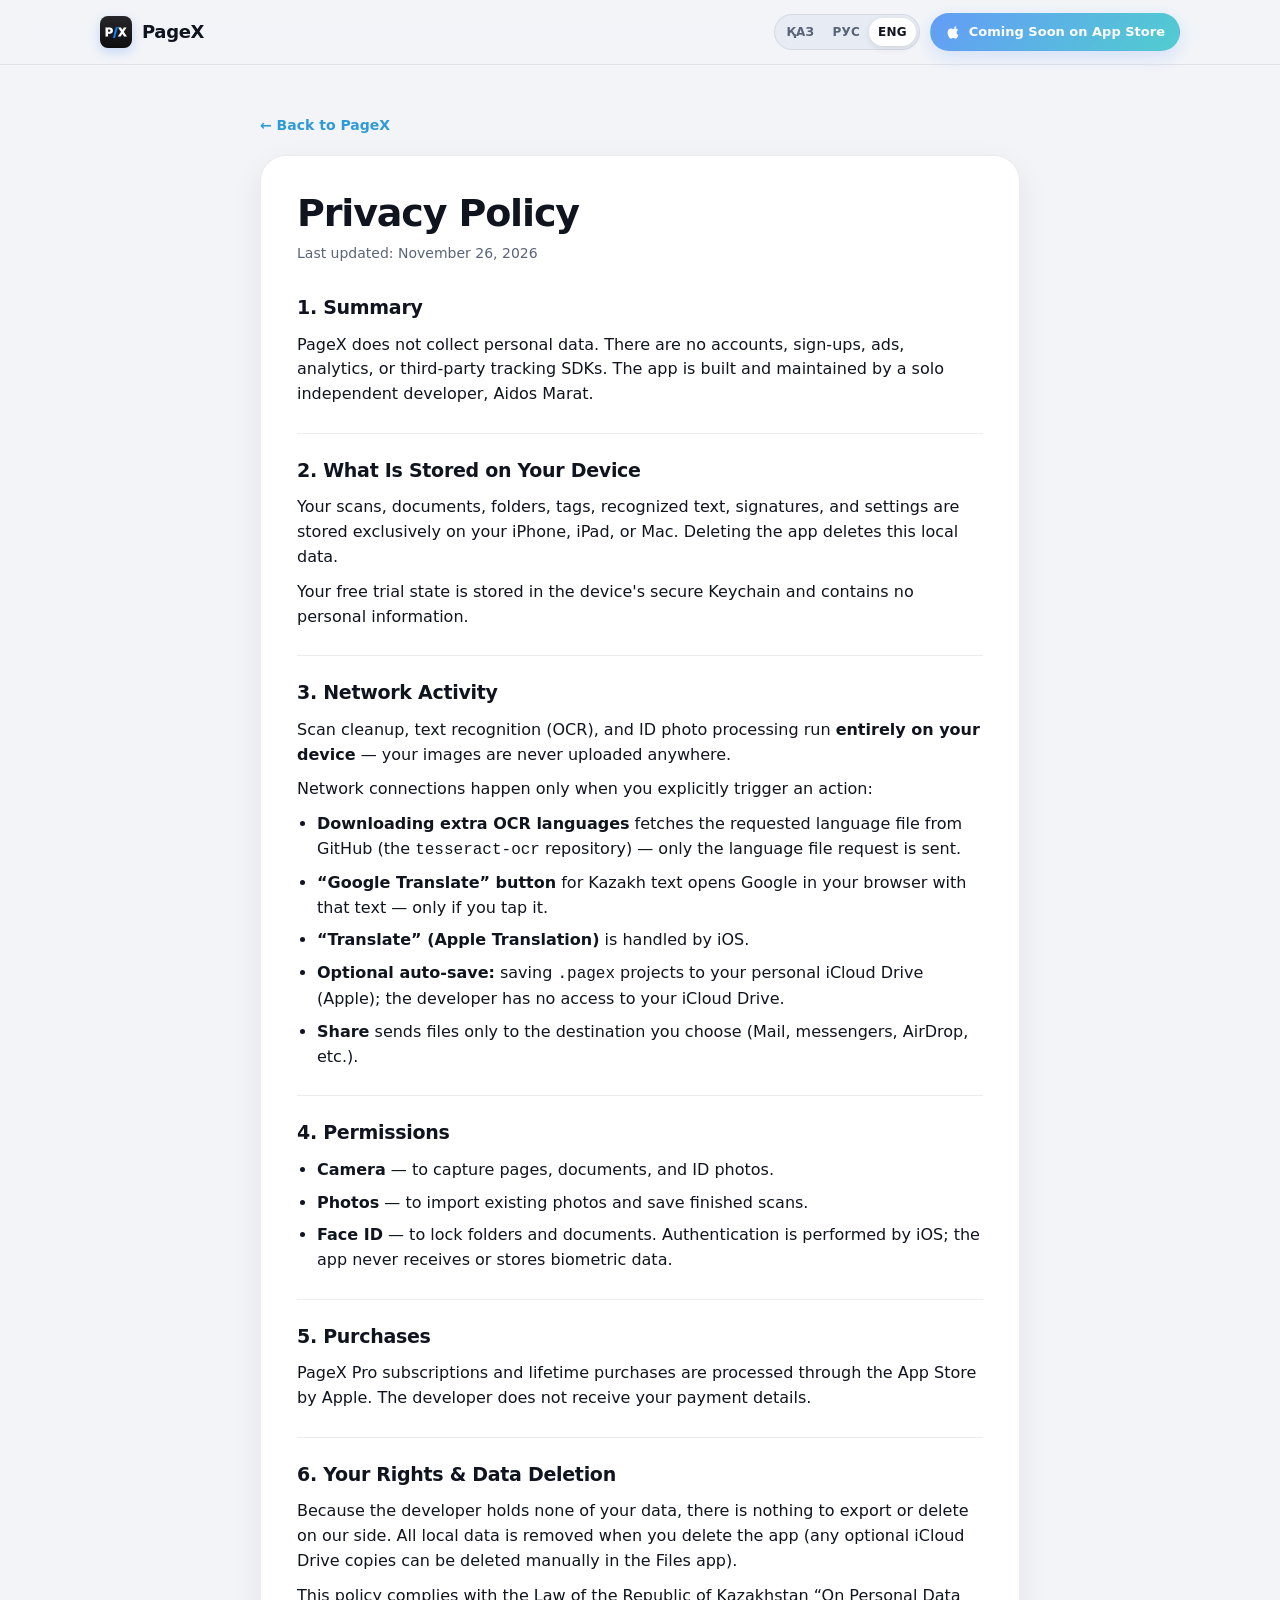
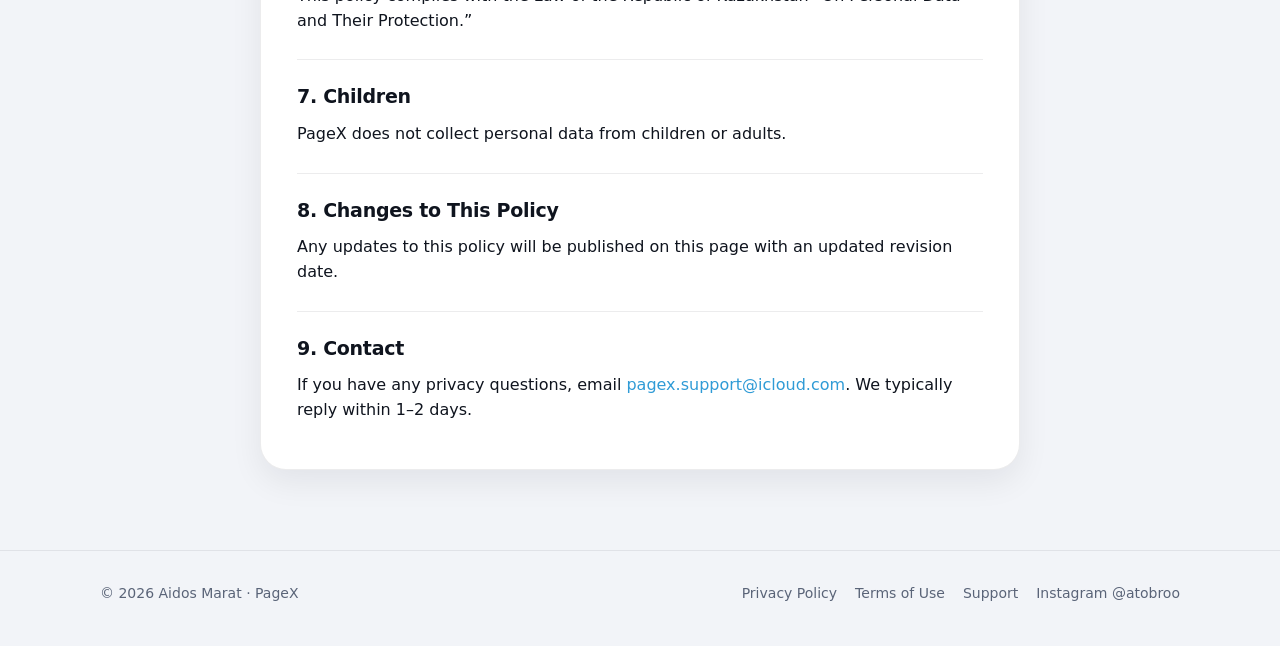
<file: privacy.html>
<!doctype html>
<html lang="ru" data-active-lang="ru">
<head>
  <meta charset="utf-8">
  <meta name="viewport" content="width=device-width, initial-scale=1">
  <title>Политика конфиденциальности — PageX</title>
  <meta name="description" content="Политика конфиденциальности PageX: без аккаунтов, рекламы и аналитики. Все сканы и распознавание текста — на устройстве.">
  <meta property="og:type" content="website">
  <meta property="og:title" content="Политика конфиденциальности — PageX">
  <meta property="og:description" content="PageX не собирает персональные данные. Все сканы и распознавание текста выполняются на вашем устройстве.">
  <meta property="og:image" content="img/after.jpg">
  <link rel="icon" type="image/png" href="img/icon-256.png">
  <link rel="apple-touch-icon" href="img/apple-touch-icon.png">
  <link rel="stylesheet" href="styles.css">
  <script defer src="app.js"></script>
</head>
<body data-page="privacy">
  <header class="site-header">
    <div class="container nav-bar">
      <a class="brand" href="index.html">
        <img class="brand-icon" src="img/icon-256.png" alt="PageX" width="256" height="256" loading="lazy">
        <span>PageX</span>
      </a>

      <div class="nav-actions">
        <div class="lang-switch" role="group" aria-label="Language">
          <button type="button" class="lang-btn" data-lang="kk" aria-pressed="false">ҚАЗ</button>
          <button type="button" class="lang-btn" data-lang="ru" aria-pressed="true">РУС</button>
          <button type="button" class="lang-btn" data-lang="en" aria-pressed="false">ENG</button>
        </div>

        <a class="btn btn--primary btn--sm nav-cta-desktop js-appstore-btn is-disabled" aria-disabled="true">
          <svg class="apple-icon" viewBox="0 0 24 24" aria-hidden="true">
            <path d="M18.71 19.5c-.83 1.24-1.71 2.45-3.05 2.47-1.34.03-1.77-.79-3.29-.79-1.53 0-2 .77-3.27.82-1.31.05-2.3-1.32-3.14-2.53C4.25 17 2.94 12.45 4.7 9.39c.87-1.52 2.43-2.48 4.12-2.51 1.28-.02 2.5.87 3.29.87.78 0 2.26-1.07 3.81-.91.65.03 2.47.26 3.64 1.98-.09.06-2.17 1.28-2.15 3.81.03 3.02 2.65 4.03 2.68 4.04-.03.07-.42 1.44-1.38 2.83M15.97 6.33c.67-.81 1.12-1.94 1-3.08-.96.04-2.13.64-2.82 1.45-.61.71-1.15 1.87-1.01 2.97 1.08.08 2.17-.54 2.83-1.34"/>
          </svg>
          <span class="js-appstore-label" data-i18n="cta_soon">Скоро в App Store</span>
        </a>
      </div>
    </div>
  </header>

  <main class="doc-page">
    <div class="container container--narrow">
      <a class="doc-back" href="index.html" data-i18n="back_home">← На главную PageX</a>

      <article class="doc-card">
        <!-- РУССКИЙ -->
        <div data-lang-section="ru">
          <h1>Политика конфиденциальности</h1>
          <p class="doc-date">Последнее обновление: 26 ноября 2026 г.</p>

          <section class="doc-section">
            <h2>1. Коротко</h2>
            <p>PageX не собирает персональные данные. В приложении нет аккаунтов, регистрации, рекламы, аналитики и сторонних SDK для отслеживания. Приложение разрабатывает и поддерживает один независимый разработчик — Aidos Marat.</p>
          </section>

          <section class="doc-section">
            <h2>2. Что хранится на устройстве</h2>
            <p>Все ваши сканы, документы, папки, теги, распознанный текст, подписи и настройки хранятся исключительно локально на вашем iPhone, iPad или Mac. Удаление приложения удаляет эти данные с устройства.</p>
            <p>Информация о состоянии пробного периода сохраняется в защищённом системном хранилище устройства (Keychain) и не содержит никаких персональных данных.</p>
          </section>

          <section class="doc-section">
            <h2>3. Что уходит в сеть и кому</h2>
            <p>Очистка сканов, распознавание текста (OCR) и подготовка фото на документы выполняются <strong>полностью на устройстве</strong> — ваши изображения никуда не отправляются.</p>
            <p>Сетевые запросы происходят только по вашему явному действию:</p>
            <ul>
              <li><strong>Скачивание дополнительных языков распознавания текста</strong> выполняется с GitHub (репозиторий <code>tesseract-ocr</code>) — передаётся только запрос нужного файла языка.</li>
              <li><strong>Кнопка «Google Переводчик»</strong> для казахского текста открывает сайт Google в браузере с этим текстом — только если вы сами её нажали.</li>
              <li><strong>Кнопка «Перевести» (Apple Translation)</strong> выполняется средствами системы iOS.</li>
              <li><strong>По желанию:</strong> автоматическое сохранение проекта <code>.pagex</code> в ваш личный iCloud Drive (Apple); у разработчика нет доступа к вашему iCloud Drive.</li>
              <li><strong>«Поделиться»</strong> отправляет выбранные файлы туда, куда указали вы (почта, мессенджеры, AirDrop и т. д.).</li>
            </ul>
          </section>

          <section class="doc-section">
            <h2>4. Разрешения устройства</h2>
            <ul>
              <li><strong>Камера</strong> — для съёмки и сканирования страниц, документов и фото на документы.</li>
              <li><strong>Фото</strong> — чтобы импортировать готовые снимки из галереи и сохранять результаты.</li>
              <li><strong>Face ID</strong> — чтобы закрывать выбранные папки и документы. Проверку выполняет система iOS; приложение не получает и не хранит ваши биометрические данные.</li>
            </ul>
          </section>

          <section class="doc-section">
            <h2>5. Покупки</h2>
            <p>Оформление подписки и покупка PageX Pro проходят через App Store. Платёжные данные обрабатывает исключительно Apple — разработчик их не видит и не получает.</p>
          </section>

          <section class="doc-section">
            <h2>6. Ваши права и удаление данных</h2>
            <p>Поскольку разработчик не собирает и не хранит ваши персональные данные, на стороне разработчика нет данных для выгрузки или удаления. Все локальные данные удаляются вместе с приложением (копии проектов в iCloud Drive, если вы включали их, можно удалить вручную в приложении «Файлы»).</p>
            <p>Обработка и защита информации соответствуют требованиям Закона Республики Казахстан «О персональных данных и их защите».</p>
          </section>

          <section class="doc-section">
            <h2>7. Дети</h2>
            <p>PageX не собирает персональные данные ни у детей, ни у взрослых.</p>
          </section>

          <section class="doc-section">
            <h2>8. Изменения политики</h2>
            <p>При обновлении этой политики новая версия публикуется на данной странице с обновлённой датой вверху документа.</p>
          </section>

          <section class="doc-section">
            <h2>9. Связаться с разработчиком</h2>
            <p>Если у вас есть вопросы о конфиденциальности, напишите на <a href="mailto:pagex.support@icloud.com">pagex.support@icloud.com</a>. Ответ обычно приходит в течение 1–2 дней.</p>
          </section>
        </div>

        <!-- ҚАЗАҚША -->
        <div data-lang-section="kk">
          <h1>Құпиялық саясаты</h1>
          <p class="doc-date">Соңғы жаңарту: 2026 жылғы 26 қараша</p>

          <section class="doc-section">
            <h2>1. Қысқаша</h2>
            <p>PageX дербес деректерді жинамайды. Қосымшада аккаунттар, тіркелу, жарнама, аналитика және бақылауға арналған бөгде SDK жоқ. Қосымшаны бір тәуелсіз әзірлеуші — Aidos Marat жасайды және қолдайды.</p>
          </section>

          <section class="doc-section">
            <h2>2. Құрылғыда не сақталады</h2>
            <p>Барлық скандар, құжаттар, қалталар, тегтер, танылған мәтін, қолтаңбалар және баптаулар тек сіздің iPhone, iPad немесе Mac құрылғыңызда жергілікті түрде сақталады. Қосымшаны жойғанда бұл деректер де құрылғыдан өшіріледі.</p>
            <p>Сынақ кезеңінің күйі құрылғының қорғалған жүйелік қоймасында (Keychain) сақталады және ешқандай жеке деректерді қамтымайды.</p>
          </section>

          <section class="doc-section">
            <h2>3. Желіге не және кімге жіберіледі</h2>
            <p>Скандарды тазарту, мәтін тану (OCR) және құжатқа фото дайындау <strong>толығымен құрылғыда</strong> орындалады — суреттеріңіз ешқайда жіберілмейді.</p>
            <p>Желілік сұраулар тек сіздің тікелей әрекетіңізбен орындалады:</p>
            <ul>
              <li><strong>Қосымша мәтін тану тілдерін жүктеу</strong> GitHub желісінен (<code>tesseract-ocr</code> репозиторийі) жүзеге асады — тек тіл файлына сұрау жіберіледі.</li>
              <li><strong>Қазақша мәтінге арналған «Google Аудармашы» батырмасы</strong> браузерде сол мәтінмен Google сайтын ашады — тек өзіңіз бассаңыз ғана.</li>
              <li><strong>«Аудару» (Apple Translation)</strong> функциясы iOS жүйесінің өзімен орындалады.</li>
              <li><strong>Қалауыңыз бойынша:</strong> <code>.pagex</code> жобасын жеке iCloud Drive қоймаңызға (Apple) автоматты сақтау; әзірлеушінің сіздің iCloud Drive қоймаңызға қолжетімділігі жоқ.</li>
              <li><strong>«Бөлісу»</strong> таңдалған файлдарды тек сіз көрсеткен жерге (пошта, мессенджерлер, AirDrop және т.б.) жібереді.</li>
            </ul>
          </section>

          <section class="doc-section">
            <h2>4. Құрылғы рұқсаттары</h2>
            <ul>
              <li><strong>Камера</strong> — кітап беттерін, құжаттарды және құжатқа фотоны түсіру үшін.</li>
              <li><strong>Фото</strong> — галереядан суреттерді импорттау және дайын нәтижелерді сақтау үшін.</li>
              <li><strong>Face ID</strong> — қалталар мен құжаттарды құлыптау үшін. Тексеруді iOS жүйесі орындайды; қосымша биометриялық деректерді алмайды және сақтамайды.</li>
            </ul>
          </section>

          <section class="doc-section">
            <h2>5. Сатып алулар</h2>
            <p>PageX Pro жазылымы мен сатып алулары App Store арқылы өтеді. Төлем деректерін тек Apple өңдейді — әзірлеуші оларды алмайды.</p>
          </section>

          <section class="doc-section">
            <h2>6. Сіздің құқықтарыңыз және деректерді жою</h2>
            <p>Әзірлеуші сіздің дербес деректеріңізді жинамайтындықтан және сақтамайтындықтан, әзірлеуші тарапынан жүктеп беруге немесе жоюға арналған деректер жоқ. Барлық деректер қосымшамен бірге жойылады (iCloud Drive-тағы көшірмелерді қажет болса қолмен өшіруге болады).</p>
            <p>Бұл тәсіл «Дербес деректер және оларды қорғау туралы» Қазақстан Республикасының Заңына сәйкес келеді.</p>
          </section>

          <section class="doc-section">
            <h2>7. Балалар</h2>
            <p>PageX балалардан да, ересектерден де ешқандай дербес деректер жинамайды.</p>
          </section>

          <section class="doc-section">
            <h2>8. Саясаттағы өзгерістер</h2>
            <p>Құпиялық саясаты жаңартылған кезде жаңа нұсқасы осы бетте жаңа күнмен жарияланады.</p>
          </section>

          <section class="doc-section">
            <h2>9. Байланыс</h2>
            <p>Құпиялыққа қатысты сұрақтарыңыз болса, <a href="mailto:pagex.support@icloud.com">pagex.support@icloud.com</a> поштасына жазыңыз. Жауап әдетте 1–2 күн ішінде келеді.</p>
          </section>
        </div>

        <!-- ENGLISH -->
        <div data-lang-section="en">
          <h1>Privacy Policy</h1>
          <p class="doc-date">Last updated: November 26, 2026</p>

          <section class="doc-section">
            <h2>1. Summary</h2>
            <p>PageX does not collect personal data. There are no accounts, sign-ups, ads, analytics, or third-party tracking SDKs. The app is built and maintained by a solo independent developer, Aidos Marat.</p>
          </section>

          <section class="doc-section">
            <h2>2. What Is Stored on Your Device</h2>
            <p>Your scans, documents, folders, tags, recognized text, signatures, and settings are stored exclusively on your iPhone, iPad, or Mac. Deleting the app deletes this local data.</p>
            <p>Your free trial state is stored in the device's secure Keychain and contains no personal information.</p>
          </section>

          <section class="doc-section">
            <h2>3. Network Activity</h2>
            <p>Scan cleanup, text recognition (OCR), and ID photo processing run <strong>entirely on your device</strong> — your images are never uploaded anywhere.</p>
            <p>Network connections happen only when you explicitly trigger an action:</p>
            <ul>
              <li><strong>Downloading extra OCR languages</strong> fetches the requested language file from GitHub (the <code>tesseract-ocr</code> repository) — only the language file request is sent.</li>
              <li><strong>“Google Translate” button</strong> for Kazakh text opens Google in your browser with that text — only if you tap it.</li>
              <li><strong>“Translate” (Apple Translation)</strong> is handled by iOS.</li>
              <li><strong>Optional auto-save:</strong> saving <code>.pagex</code> projects to your personal iCloud Drive (Apple); the developer has no access to your iCloud Drive.</li>
              <li><strong>Share</strong> sends files only to the destination you choose (Mail, messengers, AirDrop, etc.).</li>
            </ul>
          </section>

          <section class="doc-section">
            <h2>4. Permissions</h2>
            <ul>
              <li><strong>Camera</strong> — to capture pages, documents, and ID photos.</li>
              <li><strong>Photos</strong> — to import existing photos and save finished scans.</li>
              <li><strong>Face ID</strong> — to lock folders and documents. Authentication is performed by iOS; the app never receives or stores biometric data.</li>
            </ul>
          </section>

          <section class="doc-section">
            <h2>5. Purchases</h2>
            <p>PageX Pro subscriptions and lifetime purchases are processed through the App Store by Apple. The developer does not receive your payment details.</p>
          </section>

          <section class="doc-section">
            <h2>6. Your Rights &amp; Data Deletion</h2>
            <p>Because the developer holds none of your data, there is nothing to export or delete on our side. All local data is removed when you delete the app (any optional iCloud Drive copies can be deleted manually in the Files app).</p>
            <p>This policy complies with the Law of the Republic of Kazakhstan “On Personal Data and Their Protection.”</p>
          </section>

          <section class="doc-section">
            <h2>7. Children</h2>
            <p>PageX does not collect personal data from children or adults.</p>
          </section>

          <section class="doc-section">
            <h2>8. Changes to This Policy</h2>
            <p>Any updates to this policy will be published on this page with an updated revision date.</p>
          </section>

          <section class="doc-section">
            <h2>9. Contact</h2>
            <p>If you have any privacy questions, email <a href="mailto:pagex.support@icloud.com">pagex.support@icloud.com</a>. We typically reply within 1–2 days.</p>
          </section>
        </div>
      </article>
    </div>
  </main>

  <footer class="site-footer">
    <div class="container footer-inner">
      <div>© 2026 Aidos Marat · PageX</div>
      <div class="footer-links">
        <a href="privacy.html" data-i18n="footer_privacy">Политика конфиденциальности</a>
        <a href="terms.html" data-i18n="footer_terms">Условия использования</a>
        <a href="support.html" data-i18n="footer_support">Поддержка</a>
        <a href="https://instagram.com/atobroo" target="_blank" rel="noopener">Instagram @atobroo</a>
      </div>
    </div>
  </footer>
</body>
</html>
</file>
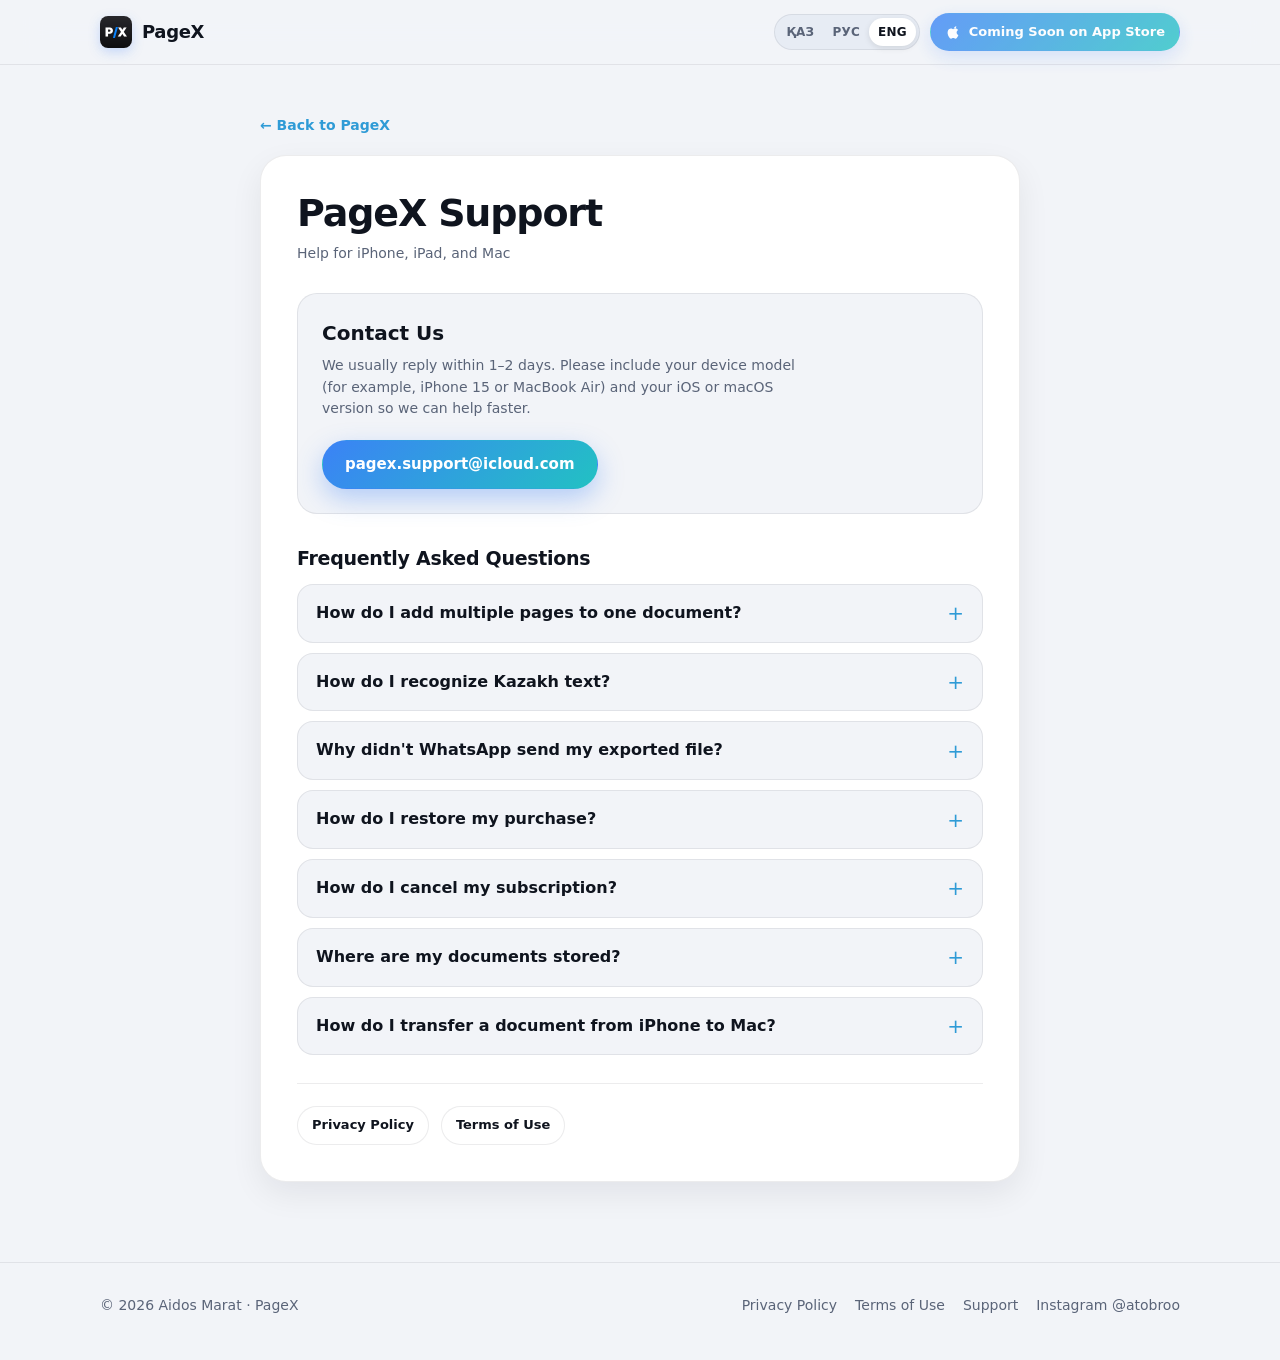
<file: support.html>
<!doctype html>
<html lang="ru" data-active-lang="ru">
<head>
  <meta charset="utf-8">
  <meta name="viewport" content="width=device-width, initial-scale=1">
  <title>Поддержка — PageX</title>
  <meta name="description" content="Поддержка PageX и ответы на частые вопросы для iPhone, iPad и Mac.">
  <meta property="og:type" content="website">
  <meta property="og:title" content="Поддержка — PageX">
  <meta property="og:description" content="Связаться с поддержкой PageX и ответы на частые вопросы.">
  <meta property="og:image" content="img/after.jpg">
  <link rel="icon" type="image/png" href="img/icon-256.png">
  <link rel="apple-touch-icon" href="img/apple-touch-icon.png">
  <link rel="stylesheet" href="styles.css">
  <script defer src="app.js"></script>
</head>
<body data-page="support">
  <header class="site-header">
    <div class="container nav-bar">
      <a class="brand" href="index.html">
        <img class="brand-icon" src="img/icon-256.png" alt="PageX" width="256" height="256" loading="lazy">
        <span>PageX</span>
      </a>

      <div class="nav-actions">
        <div class="lang-switch" role="group" aria-label="Language">
          <button type="button" class="lang-btn" data-lang="kk" aria-pressed="false">ҚАЗ</button>
          <button type="button" class="lang-btn" data-lang="ru" aria-pressed="true">РУС</button>
          <button type="button" class="lang-btn" data-lang="en" aria-pressed="false">ENG</button>
        </div>

        <a class="btn btn--primary btn--sm nav-cta-desktop js-appstore-btn is-disabled" aria-disabled="true">
          <svg class="apple-icon" viewBox="0 0 24 24" aria-hidden="true">
            <path d="M18.71 19.5c-.83 1.24-1.71 2.45-3.05 2.47-1.34.03-1.77-.79-3.29-.79-1.53 0-2 .77-3.27.82-1.31.05-2.3-1.32-3.14-2.53C4.25 17 2.94 12.45 4.7 9.39c.87-1.52 2.43-2.48 4.12-2.51 1.28-.02 2.5.87 3.29.87.78 0 2.26-1.07 3.81-.91.65.03 2.47.26 3.64 1.98-.09.06-2.17 1.28-2.15 3.81.03 3.02 2.65 4.03 2.68 4.04-.03.07-.42 1.44-1.38 2.83M15.97 6.33c.67-.81 1.12-1.94 1-3.08-.96.04-2.13.64-2.82 1.45-.61.71-1.15 1.87-1.01 2.97 1.08.08 2.17-.54 2.83-1.34"/>
          </svg>
          <span class="js-appstore-label" data-i18n="cta_soon">Скоро в App Store</span>
        </a>
      </div>
    </div>
  </header>

  <main class="doc-page">
    <div class="container container--narrow">
      <a class="doc-back" href="index.html" data-i18n="back_home">← На главную PageX</a>

      <article class="doc-card">
        <!-- РУССКИЙ -->
        <div data-lang-section="ru">
          <h1>Поддержка PageX</h1>
          <p class="doc-date">Помощь по iPhone, iPad и Mac</p>

          <div class="support-hero">
            <div>
              <h2>Напишите нам</h2>
              <p>Обычно отвечаем в течение 1–2 дней. Чтобы помочь быстрее, укажите в письме ваше устройство (например, iPhone 15 или MacBook Air) и версию iOS или macOS.</p>
            </div>
            <a class="btn btn--primary js-mailto-support" href="mailto:pagex.support@icloud.com?subject=PageX%20%E2%80%94%20%D0%BF%D0%BE%D0%B4%D0%B4%D0%B5%D1%80%D0%B6%D0%BA%D0%B0">pagex.support@icloud.com</a>
          </div>

          <section class="doc-section" style="border-top:0; padding-top:0;">
            <h2>Частые вопросы</h2>
            <div class="faq-list">
              <details class="faq-item">
                <summary>Как добавить страницы в один документ?</summary>
                <div class="faq-answer">
                  <p>Нажмите «＋ Ещё страница» на экране результата после сканирования или откройте нужный документ и нажмите «＋ Добавить» внутри него.</p>
                </div>
              </details>

              <details class="faq-item">
                <summary>Как распознать казахский текст?</summary>
                <div class="faq-answer">
                  <p>Откройте Настройки → Языки OCR → Казахский. По умолчанию казахский язык уже включён вместе с русским и английским.</p>
                </div>
              </details>

              <details class="faq-item">
                <summary>Почему WhatsApp не отправлял файл?</summary>
                <div class="faq-answer">
                  <p>Эта проблема уже исправлена: имена экспортируемых файлов теперь формируются латиницей, поэтому WhatsApp и другие мессенджеры корректно принимают PDF и изображения.</p>
                </div>
              </details>

              <details class="faq-item">
                <summary>Как восстановить покупку?</summary>
                <div class="faq-answer">
                  <p>Откройте Настройки → PageX Pro → «Восстановить покупки». Убедитесь, что на устройстве выполнен вход в тот же Apple ID, с которого оформлялась покупка.</p>
                </div>
              </details>

              <details class="faq-item">
                <summary>Как отменить подписку?</summary>
                <div class="faq-answer">
                  <p>Откройте системные Настройки iPhone → [ваше имя] → Подписки → PageX и нажмите «Отменить подписку».</p>
                </div>
              </details>

              <details class="faq-item">
                <summary>Где хранятся мои документы?</summary>
                <div class="faq-answer">
                  <p>Только локально на вашем устройстве. При желании в настройках можно включить автоматическую копию проекта <code>.pagex</code> в ваш личный iCloud Drive.</p>
                </div>
              </details>

              <details class="faq-item">
                <summary>Как перенести документ с iPhone на Mac?</summary>
                <div class="faq-answer">
                  <p>Откройте документ → нажмите «Ещё» → «Отправить на Mac» и выберите ваш Mac через AirDrop.</p>
                </div>
              </details>
            </div>
          </section>

          <div class="support-legal-row">
            <a class="btn btn--secondary btn--sm" href="privacy.html">Политика конфиденциальности</a>
            <a class="btn btn--secondary btn--sm" href="terms.html">Условия использования</a>
          </div>
        </div>

        <!-- ҚАЗАҚША -->
        <div data-lang-section="kk">
          <h1>PageX қолдау қызметі</h1>
          <p class="doc-date">iPhone, iPad және Mac бойынша көмек</p>

          <div class="support-hero">
            <div>
              <h2>Бізге жазыңыз</h2>
              <p>Әдетте 1–2 күн ішінде жауап береміз. Тезірек көмектесу үшін хатыңызда құрылғыңызды (мысалы, iPhone 15 немесе MacBook Air) және iOS не macOS нұсқасын көрсетіңіз.</p>
            </div>
            <a class="btn btn--primary js-mailto-support" href="mailto:pagex.support@icloud.com?subject=PageX%20%E2%80%94%20%D2%9B%D0%BE%D0%BB%D0%B4%D0%B0%D1%83">pagex.support@icloud.com</a>
          </div>

          <section class="doc-section" style="border-top:0; padding-top:0;">
            <h2>Жиі қойылатын сұрақтар</h2>
            <div class="faq-list">
              <details class="faq-item">
                <summary>Бір құжатқа бірнеше бетті қалай қосуға болады?</summary>
                <div class="faq-answer">
                  <p>Сканерлеуден кейінгі нәтиже экранында «＋ Тағы бет» («＋ Ещё страница») батырмасын немесе құжаттың ішіндегі «＋ Қосу» («＋ Добавить») батырмасын басыңыз.</p>
                </div>
              </details>

              <details class="faq-item">
                <summary>Қазақша мәтінді қалай тануға болады?</summary>
                <div class="faq-answer">
                  <p>Баптаулар → OCR тілдері → Қазақ тілі бөлімін ашыңыз. Әдепкі бойынша қазақ тілі қосулы тұрады.</p>
                </div>
              </details>

              <details class="faq-item">
                <summary>WhatsApp неліктен файлды жібермеді?</summary>
                <div class="faq-answer">
                  <p>Бұл мәселе түзетілді: экспортталатын файл атаулары енді латын әріптерімен сақталады, сондықтан WhatsApp файлдарды кедергісіз жібереді.</p>
                </div>
              </details>

              <details class="faq-item">
                <summary>Сатып алуды қалай қалпына келтіруге болады?</summary>
                <div class="faq-answer">
                  <p>Баптаулар → PageX Pro → «Сатып алуларды қалпына келтіру» («Восстановить покупки») тармағын таңдаңыз.</p>
                </div>
              </details>

              <details class="faq-item">
                <summary>Жазылымды қалай тоқтатуға болады?</summary>
                <div class="faq-answer">
                  <p>iPhone баптаулары → [атыңыз] → Жазылымдар бөліміне өтіп, PageX жазылымын тоқтатыңыз.</p>
                </div>
              </details>

              <details class="faq-item">
                <summary>Құжаттарым қайда сақталады?</summary>
                <div class="faq-answer">
                  <p>Тек құрылғыңызда сақталады. Қаласаңыз, баптаулардан <code>.pagex</code> жобасының көшірмесін жеке iCloud Drive-қа сақтауды қосуға болады.</p>
                </div>
              </details>

              <details class="faq-item">
                <summary>Құжатты iPhone-нан Mac-қа қалай жіберуге болады?</summary>
                <div class="faq-answer">
                  <p>Құжатты ашып → «Тағы» («Ещё») → «Mac-қа жіберу» («Отправить на Mac») батырмасын басып, AirDrop арқылы жіберіңіз.</p>
                </div>
              </details>
            </div>
          </section>

          <div class="support-legal-row">
            <a class="btn btn--secondary btn--sm" href="privacy.html">Құпиялық саясаты</a>
            <a class="btn btn--secondary btn--sm" href="terms.html">Пайдалану шарттары</a>
          </div>
        </div>

        <!-- ENGLISH -->
        <div data-lang-section="en">
          <h1>PageX Support</h1>
          <p class="doc-date">Help for iPhone, iPad, and Mac</p>

          <div class="support-hero">
            <div>
              <h2>Contact Us</h2>
              <p>We usually reply within 1–2 days. Please include your device model (for example, iPhone 15 or MacBook Air) and your iOS or macOS version so we can help faster.</p>
            </div>
            <a class="btn btn--primary js-mailto-support" href="mailto:pagex.support@icloud.com?subject=PageX%20%E2%80%94%20Support">pagex.support@icloud.com</a>
          </div>

          <section class="doc-section" style="border-top:0; padding-top:0;">
            <h2>Frequently Asked Questions</h2>
            <div class="faq-list">
              <details class="faq-item">
                <summary>How do I add multiple pages to one document?</summary>
                <div class="faq-answer">
                  <p>Tap “＋ Add Page” on the scan result screen, or open an existing document and tap “＋ Add” inside it.</p>
                </div>
              </details>

              <details class="faq-item">
                <summary>How do I recognize Kazakh text?</summary>
                <div class="faq-answer">
                  <p>Open Settings → OCR Languages → Kazakh. Kazakh is enabled by default alongside Russian and English.</p>
                </div>
              </details>

              <details class="faq-item">
                <summary>Why didn't WhatsApp send my exported file?</summary>
                <div class="faq-answer">
                  <p>This has been fixed: exported filenames now use Latin ASCII characters so WhatsApp and other messengers send them reliably.</p>
                </div>
              </details>

              <details class="faq-item">
                <summary>How do I restore my purchase?</summary>
                <div class="faq-answer">
                  <p>Open Settings → PageX Pro → “Restore Purchases.” Make sure you are signed in with the same Apple ID used for the original purchase.</p>
                </div>
              </details>

              <details class="faq-item">
                <summary>How do I cancel my subscription?</summary>
                <div class="faq-answer">
                  <p>Open iPhone Settings → [Your Name] → Subscriptions → PageX and tap “Cancel Subscription.”</p>
                </div>
              </details>

              <details class="faq-item">
                <summary>Where are my documents stored?</summary>
                <div class="faq-answer">
                  <p>Only locally on your device. You can optionally enable automatic <code>.pagex</code> backups to your personal iCloud Drive in Settings.</p>
                </div>
              </details>

              <details class="faq-item">
                <summary>How do I transfer a document from iPhone to Mac?</summary>
                <div class="faq-answer">
                  <p>Open the document → tap “More” → “Send to Mac” and choose your Mac via AirDrop.</p>
                </div>
              </details>
            </div>
          </section>

          <div class="support-legal-row">
            <a class="btn btn--secondary btn--sm" href="privacy.html">Privacy Policy</a>
            <a class="btn btn--secondary btn--sm" href="terms.html">Terms of Use</a>
          </div>
        </div>
      </article>
    </div>
  </main>

  <footer class="site-footer">
    <div class="container footer-inner">
      <div>© 2026 Aidos Marat · PageX</div>
      <div class="footer-links">
        <a href="privacy.html" data-i18n="footer_privacy">Политика конфиденциальности</a>
        <a href="terms.html" data-i18n="footer_terms">Условия использования</a>
        <a href="support.html" data-i18n="footer_support">Поддержка</a>
        <a href="https://instagram.com/atobroo" target="_blank" rel="noopener">Instagram @atobroo</a>
      </div>
    </div>
  </footer>
</body>
</html>
</file>
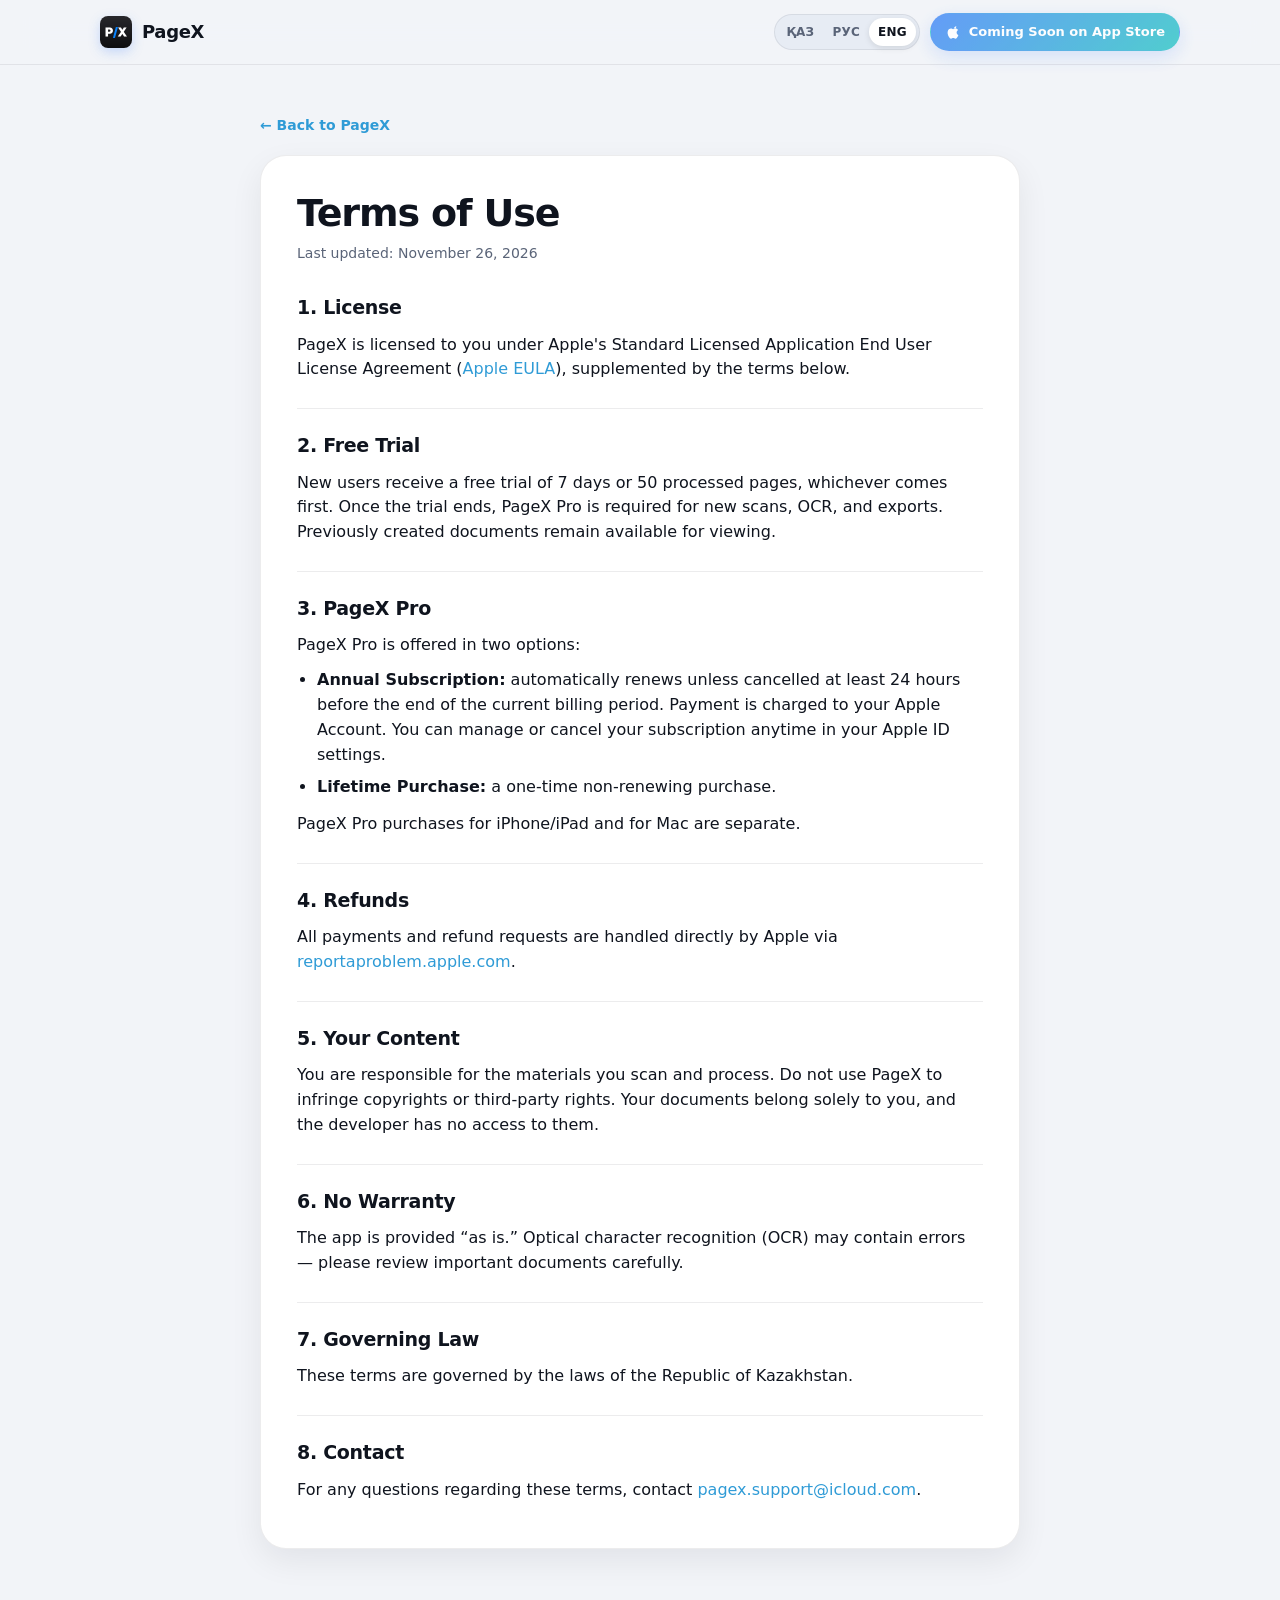
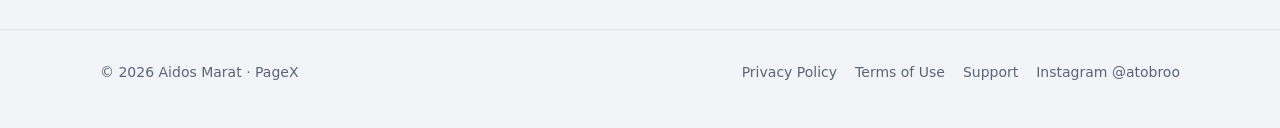
<file: terms.html>
<!doctype html>
<html lang="ru" data-active-lang="ru">
<head>
  <meta charset="utf-8">
  <meta name="viewport" content="width=device-width, initial-scale=1">
  <title>Условия использования — PageX</title>
  <meta name="description" content="Условия использования PageX, пробного периода и PageX Pro.">
  <meta property="og:type" content="website">
  <meta property="og:title" content="Условия использования — PageX">
  <meta property="og:description" content="Условия использования PageX, пробного периода и PageX Pro.">
  <meta property="og:image" content="img/after.jpg">
  <link rel="icon" type="image/png" href="img/icon-256.png">
  <link rel="apple-touch-icon" href="img/apple-touch-icon.png">
  <link rel="stylesheet" href="styles.css">
  <script defer src="app.js"></script>
</head>
<body data-page="terms">
  <header class="site-header">
    <div class="container nav-bar">
      <a class="brand" href="index.html">
        <img class="brand-icon" src="img/icon-256.png" alt="PageX" width="256" height="256" loading="lazy">
        <span>PageX</span>
      </a>

      <div class="nav-actions">
        <div class="lang-switch" role="group" aria-label="Language">
          <button type="button" class="lang-btn" data-lang="kk" aria-pressed="false">ҚАЗ</button>
          <button type="button" class="lang-btn" data-lang="ru" aria-pressed="true">РУС</button>
          <button type="button" class="lang-btn" data-lang="en" aria-pressed="false">ENG</button>
        </div>

        <a class="btn btn--primary btn--sm nav-cta-desktop js-appstore-btn is-disabled" aria-disabled="true">
          <svg class="apple-icon" viewBox="0 0 24 24" aria-hidden="true">
            <path d="M18.71 19.5c-.83 1.24-1.71 2.45-3.05 2.47-1.34.03-1.77-.79-3.29-.79-1.53 0-2 .77-3.27.82-1.31.05-2.3-1.32-3.14-2.53C4.25 17 2.94 12.45 4.7 9.39c.87-1.52 2.43-2.48 4.12-2.51 1.28-.02 2.5.87 3.29.87.78 0 2.26-1.07 3.81-.91.65.03 2.47.26 3.64 1.98-.09.06-2.17 1.28-2.15 3.81.03 3.02 2.65 4.03 2.68 4.04-.03.07-.42 1.44-1.38 2.83M15.97 6.33c.67-.81 1.12-1.94 1-3.08-.96.04-2.13.64-2.82 1.45-.61.71-1.15 1.87-1.01 2.97 1.08.08 2.17-.54 2.83-1.34"/>
          </svg>
          <span class="js-appstore-label" data-i18n="cta_soon">Скоро в App Store</span>
        </a>
      </div>
    </div>
  </header>

  <main class="doc-page">
    <div class="container container--narrow">
      <a class="doc-back" href="index.html" data-i18n="back_home">← На главную PageX</a>

      <article class="doc-card">
        <!-- РУССКИЙ -->
        <div data-lang-section="ru">
          <h1>Условия использования</h1>
          <p class="doc-date">Последнее обновление: 26 ноября 2026 г.</p>

          <section class="doc-section">
            <h2>1. Лицензия</h2>
            <p>Приложение PageX предоставляется на условиях Стандартного лицензионного соглашения Apple (<a href="https://www.apple.com/legal/internet-services/itunes/dev/stdeula/" target="_blank" rel="noopener">Apple Licensed Application EULA</a>) с дополнениями, приведёнными ниже.</p>
          </section>

          <section class="doc-section">
            <h2>2. Пробный период</h2>
            <p>Новым пользователям предоставляется бесплатный пробный период: 7 дней или 50 обработанных страниц — в зависимости от того, что наступит раньше. По окончании пробного периода для создания новых сканов, распознавания текста и экспорта требуется PageX Pro. Уже созданные документы остаются доступны для просмотра.</p>
          </section>

          <section class="doc-section">
            <h2>3. PageX Pro</h2>
            <p>PageX Pro доступен в двух вариантах:</p>
            <ul>
              <li><strong>Годовая подписка:</strong> продлевается автоматически, если не отменить её минимум за 24 часа до окончания текущего периода. Оплата списывается с вашего аккаунта Apple. Управлять подпиской и отменить её можно в любой момент в настройках Apple ID.</li>
              <li><strong>Покупка навсегда:</strong> разовая покупка без продлений.</li>
            </ul>
            <p>Покупки PageX Pro для iPhone/iPad и для Mac оформляются отдельно.</p>
          </section>

          <section class="doc-section">
            <h2>4. Возврат средств</h2>
            <p>Все платежи и запросы на возврат средств обрабатываются непосредственно компанией Apple через сервис <a href="https://reportaproblem.apple.com" target="_blank" rel="noopener">reportaproblem.apple.com</a>.</p>
          </section>

          <section class="doc-section">
            <h2>5. Ваши материалы</h2>
            <p>Вы самостоятельно отвечаете за материалы, которые сканируете и обрабатываете. Не используйте PageX для нарушения авторских прав или прав третьих лиц. Все созданные вами документы принадлежат только вам; разработчик не имеет к ним доступа.</p>
          </section>

          <section class="doc-section">
            <h2>6. Отказ от гарантий</h2>
            <p>Приложение предоставляется по принципу «как есть» («as is»). Автоматическое распознавание текста (OCR) может содержать ошибки и опечатки — пожалуйста, проверяйте важные документы перед использованием.</p>
          </section>

          <section class="doc-section">
            <h2>7. Применимое право</h2>
            <p>Настоящие условия регулируются законодательством Республики Казахстан.</p>
          </section>

          <section class="doc-section">
            <h2>8. Контакты</h2>
            <p>По всем вопросам, связанным с условиями использования, пишите на <a href="mailto:pagex.support@icloud.com">pagex.support@icloud.com</a>.</p>
          </section>
        </div>

        <!-- ҚАЗАҚША -->
        <div data-lang-section="kk">
          <h1>Пайдалану шарттары</h1>
          <p class="doc-date">Соңғы жаңарту: 2026 жылғы 26 қараша</p>

          <section class="doc-section">
            <h2>1. Лицензия</h2>
            <p>PageX қосымшасы Apple компаниясының стандартты лицензиялық келісімі (<a href="https://www.apple.com/legal/internet-services/itunes/dev/stdeula/" target="_blank" rel="noopener">Apple Licensed Application EULA</a>) және төмендегі қосымша шарттар негізінде ұсынылады.</p>
          </section>

          <section class="doc-section">
            <h2>2. Сынақ кезеңі</h2>
            <p>Жаңа пайдаланушыларға тегін сынақ кезеңі беріледі: 7 күн немесе 50 бет (қайсысы бұрын аяқталса). Сынақ кезеңі біткеннен кейін жаңа скандар жасау, мәтін тану және экспорттау үшін PageX Pro қажет. Бұрын жасалған құжаттарды қарау мүмкіндігі сақталады.</p>
          </section>

          <section class="doc-section">
            <h2>3. PageX Pro</h2>
            <p>PageX Pro екі нұсқада қолжетімді:</p>
            <ul>
              <li><strong>Жылдық жазылым:</strong> ағымдағы кезең аяқталғанға дейін кемінде 24 сағат бұрын тоқтатылмаса, автоматты түрде ұзартылады. Төлем Apple аккаунтыңыздан алынады. Жазылымды басқару және тоқтату Apple ID баптауларында қолжетімді.</li>
              <li><strong>Біржолғы сатып алу:</strong> кейін ұзартусыз бір реттік төлем.</li>
            </ul>
            <p>iPhone/iPad және Mac нұсқаларына арналған сатып алулар бөлек рәсімделеді.</p>
          </section>

          <section class="doc-section">
            <h2>4. Қаражатты қайтару</h2>
            <p>Барлық төлемдер мен қаражатты қайтару өтініштерін Apple тікелей <a href="https://reportaproblem.apple.com" target="_blank" rel="noopener">reportaproblem.apple.com</a> сервисі арқылы қарайды.</p>
          </section>

          <section class="doc-section">
            <h2>5. Сіздің материалдарыңыз</h2>
            <p>Сканерлейтін және өңдейтін материалдар үшін өзіңіз жауап бересіз. PageX қосымшасын авторлық құқықты бұзу үшін пайдаланбаңыз. Құжаттарыңыз тек өзіңізге тиесілі, әзірлеушінің оларға қолжетімділігі жоқ.</p>
          </section>

          <section class="doc-section">
            <h2>6. Кепілдіктерден бас тарту</h2>
            <p>Қосымша «сол күйінде» («as is») ұсынылады. Автоматты мәтін тану (OCR) қателіктер жіберуі мүмкін — маңызды құжаттарды міндетті түрде тексеріңіз.</p>
          </section>

          <section class="doc-section">
            <h2>7. Қолданылатын құқық</h2>
            <p>Осы шарттар Қазақстан Республикасының заңнамасымен реттеледі.</p>
          </section>

          <section class="doc-section">
            <h2>8. Байланыс</h2>
            <p>Пайдалану шарттары бойынша сұрақтарыңызды <a href="mailto:pagex.support@icloud.com">pagex.support@icloud.com</a> поштасына жолдаңыз.</p>
          </section>
        </div>

        <!-- ENGLISH -->
        <div data-lang-section="en">
          <h1>Terms of Use</h1>
          <p class="doc-date">Last updated: November 26, 2026</p>

          <section class="doc-section">
            <h2>1. License</h2>
            <p>PageX is licensed to you under Apple's Standard Licensed Application End User License Agreement (<a href="https://www.apple.com/legal/internet-services/itunes/dev/stdeula/" target="_blank" rel="noopener">Apple EULA</a>), supplemented by the terms below.</p>
          </section>

          <section class="doc-section">
            <h2>2. Free Trial</h2>
            <p>New users receive a free trial of 7 days or 50 processed pages, whichever comes first. Once the trial ends, PageX Pro is required for new scans, OCR, and exports. Previously created documents remain available for viewing.</p>
          </section>

          <section class="doc-section">
            <h2>3. PageX Pro</h2>
            <p>PageX Pro is offered in two options:</p>
            <ul>
              <li><strong>Annual Subscription:</strong> automatically renews unless cancelled at least 24 hours before the end of the current billing period. Payment is charged to your Apple Account. You can manage or cancel your subscription anytime in your Apple ID settings.</li>
              <li><strong>Lifetime Purchase:</strong> a one-time non-renewing purchase.</li>
            </ul>
            <p>PageX Pro purchases for iPhone/iPad and for Mac are separate.</p>
          </section>

          <section class="doc-section">
            <h2>4. Refunds</h2>
            <p>All payments and refund requests are handled directly by Apple via <a href="https://reportaproblem.apple.com" target="_blank" rel="noopener">reportaproblem.apple.com</a>.</p>
          </section>

          <section class="doc-section">
            <h2>5. Your Content</h2>
            <p>You are responsible for the materials you scan and process. Do not use PageX to infringe copyrights or third-party rights. Your documents belong solely to you, and the developer has no access to them.</p>
          </section>

          <section class="doc-section">
            <h2>6. No Warranty</h2>
            <p>The app is provided “as is.” Optical character recognition (OCR) may contain errors — please review important documents carefully.</p>
          </section>

          <section class="doc-section">
            <h2>7. Governing Law</h2>
            <p>These terms are governed by the laws of the Republic of Kazakhstan.</p>
          </section>

          <section class="doc-section">
            <h2>8. Contact</h2>
            <p>For any questions regarding these terms, contact <a href="mailto:pagex.support@icloud.com">pagex.support@icloud.com</a>.</p>
          </section>
        </div>
      </article>
    </div>
  </main>

  <footer class="site-footer">
    <div class="container footer-inner">
      <div>© 2026 Aidos Marat · PageX</div>
      <div class="footer-links">
        <a href="privacy.html" data-i18n="footer_privacy">Политика конфиденциальности</a>
        <a href="terms.html" data-i18n="footer_terms">Условия использования</a>
        <a href="support.html" data-i18n="footer_support">Поддержка</a>
        <a href="https://instagram.com/atobroo" target="_blank" rel="noopener">Instagram @atobroo</a>
      </div>
    </div>
  </footer>
</body>
</html>
</file>
<file: styles.css>
/* PageX Website — Apple-style light & dark theme, zero external dependencies */

:root {
  --bg: #F2F4F8;
  --card: #FFFFFF;
  --card-subtle: #E7ECF4;
  --text: #0F141E;
  --muted: #5A6478;
  --hairline: rgba(15, 20, 30, 0.08);
  --nav-bg: rgba(242, 244, 248, 0.78);
  --shadow: 0 12px 32px rgba(15, 20, 30, 0.07);
  --shadow-phone: 0 28px 60px rgba(15, 20, 30, 0.18), 0 4px 14px rgba(15, 20, 30, 0.08);
  --grad-start: #3B82F6;
  --grad-end: #22C1C3;
  --grad: linear-gradient(135deg, #3B82F6 0%, #22C1C3 100%);
  --accent: #2F9BD6;
  --accent-soft: rgba(59, 130, 246, 0.12);
  --radius-card: 22px;
  --radius-sm: 14px;
  --max-w: 1120px;
}

@media (prefers-color-scheme: dark) {
  :root {
    --bg: #0B0D12;
    --card: #151821;
    --card-subtle: #1D2230;
    --text: #F4F7FB;
    --muted: #98A3B8;
    --hairline: rgba(255, 255, 255, 0.09);
    --nav-bg: rgba(11, 13, 18, 0.78);
    --shadow: 0 12px 32px rgba(0, 0, 0, 0.35);
    --shadow-phone: 0 28px 64px rgba(0, 0, 0, 0.65), 0 0 0 1px rgba(255, 255, 255, 0.08);
    --accent-soft: rgba(59, 130, 246, 0.18);
  }
}

*,
*::before,
*::after {
  box-sizing: border-box;
}

html {
  scroll-behavior: smooth;
  -webkit-text-size-adjust: 100%;
}

body {
  margin: 0;
  background: var(--bg);
  color: var(--text);
  font-family: -apple-system, BlinkMacSystemFont, "SF Pro Display", "SF Pro Text", system-ui, sans-serif;
  font-size: 16px;
  line-height: 1.55;
  -webkit-font-smoothing: antialiased;
  overflow-x: hidden;
}

img {
  display: block;
  max-width: 100%;
  height: auto;
}

a {
  color: var(--accent);
  text-decoration: none;
}

a:hover {
  text-decoration: underline;
}

/* Language visibility */
html[data-active-lang="ru"] [data-lang-section]:not([data-lang-section="ru"]),
html[data-active-lang="kk"] [data-lang-section]:not([data-lang-section="kk"]),
html[data-active-lang="en"] [data-lang-section]:not([data-lang-section="en"]) {
  display: none;
}

/* Container */
.container {
  width: 100%;
  max-width: var(--max-w);
  margin: 0 auto;
  padding: 0 20px;
}

.container--narrow {
  max-width: 800px;
}

/* Glass Navigation */
.site-header {
  position: sticky;
  top: 0;
  z-index: 100;
  background: var(--nav-bg);
  backdrop-filter: saturate(180%) blur(20px);
  -webkit-backdrop-filter: saturate(180%) blur(20px);
  border-bottom: 1px solid var(--hairline);
}

.nav-bar {
  display: flex;
  align-items: center;
  justify-content: space-between;
  gap: 14px;
  min-height: 64px;
}

.brand {
  display: inline-flex;
  align-items: center;
  gap: 10px;
  color: var(--text);
  font-weight: 700;
  font-size: 18px;
  letter-spacing: -0.02em;
  flex-shrink: 0;
}

.brand:hover {
  text-decoration: none;
}

.brand-icon {
  width: 32px;
  height: 32px;
  border-radius: 8px;
  box-shadow: 0 4px 12px rgba(59, 130, 246, 0.25);
}

.nav-links {
  display: flex;
  align-items: center;
  gap: 20px;
  list-style: none;
  margin: 0;
  padding: 0;
}

.nav-links a {
  color: var(--muted);
  font-size: 14px;
  font-weight: 500;
  transition: color 0.18s ease;
  white-space: nowrap;
}

.nav-links a:hover {
  color: var(--text);
  text-decoration: none;
}

.nav-actions {
  display: flex;
  align-items: center;
  gap: 10px;
  flex-shrink: 0;
}

/* Language Switcher */
.lang-switch {
  display: inline-flex;
  align-items: center;
  padding: 3px;
  border-radius: 999px;
  background: var(--card-subtle);
  border: 1px solid var(--hairline);
}

.lang-btn {
  appearance: none;
  border: 0;
  background: transparent;
  color: var(--muted);
  font: inherit;
  font-size: 12px;
  font-weight: 600;
  letter-spacing: 0.02em;
  padding: 5px 9px;
  border-radius: 999px;
  cursor: pointer;
  transition: background 0.18s ease, color 0.18s ease;
}

.lang-btn:hover {
  color: var(--text);
}

.lang-btn[aria-pressed="true"] {
  background: var(--card);
  color: var(--text);
  box-shadow: 0 2px 6px rgba(0, 0, 0, 0.1);
}

/* Buttons */
.btn {
  display: inline-flex;
  align-items: center;
  justify-content: center;
  gap: 8px;
  font: inherit;
  font-weight: 600;
  font-size: 15px;
  padding: 12px 22px;
  border-radius: 999px;
  border: 1px solid transparent;
  cursor: pointer;
  transition: transform 0.16s ease, box-shadow 0.2s ease, opacity 0.2s ease;
  text-decoration: none;
  white-space: nowrap;
}

.btn:hover {
  text-decoration: none;
}

.btn--primary {
  background: var(--grad);
  color: #FFFFFF;
  box-shadow: 0 10px 26px rgba(59, 130, 246, 0.34);
}

.btn--primary:hover:not(.is-disabled) {
  transform: translateY(-1px);
  box-shadow: 0 14px 32px rgba(59, 130, 246, 0.44);
}

.btn--sm {
  font-size: 13px;
  padding: 8px 14px;
}

.btn--secondary {
  background: var(--card);
  color: var(--text);
  border-color: var(--hairline);
}

.btn--secondary:hover {
  background: var(--card-subtle);
}

.btn.is-disabled {
  opacity: 0.78;
  cursor: default;
  box-shadow: 0 6px 18px rgba(59, 130, 246, 0.22);
}

.apple-icon {
  width: 16px;
  height: 16px;
  fill: currentColor;
  flex-shrink: 0;
}

/* Mobile Menu Button */
.menu-toggle {
  display: none;
  appearance: none;
  border: 1px solid var(--hairline);
  background: var(--card);
  color: var(--text);
  width: 38px;
  height: 38px;
  border-radius: 50%;
  align-items: center;
  justify-content: center;
  cursor: pointer;
}

.mobile-drawer {
  display: none;
  padding: 12px 20px 18px;
  border-top: 1px solid var(--hairline);
  background: var(--nav-bg);
}

.mobile-drawer.is-open {
  display: block;
}

.mobile-drawer-links {
  display: flex;
  flex-wrap: wrap;
  gap: 8px;
  margin-bottom: 12px;
}

.mobile-drawer-links a {
  display: inline-block;
  padding: 7px 12px;
  border-radius: 999px;
  background: var(--card);
  border: 1px solid var(--hairline);
  color: var(--text);
  font-size: 14px;
  font-weight: 500;
}

/* Hero Section */
.hero {
  position: relative;
  padding: 64px 0 56px;
  overflow: hidden;
}

.hero::before {
  content: "";
  position: absolute;
  top: -140px;
  right: -100px;
  width: 560px;
  height: 560px;
  background: radial-gradient(circle, rgba(59, 130, 246, 0.22) 0%, rgba(34, 193, 195, 0.14) 42%, transparent 72%);
  pointer-events: none;
  z-index: 0;
}

.hero-grid {
  position: relative;
  z-index: 1;
  display: grid;
  grid-template-columns: minmax(0, 1.15fr) minmax(0, 0.85fr);
  align-items: center;
  gap: 48px;
}

.hero-badge {
  display: inline-flex;
  align-items: center;
  gap: 8px;
  padding: 6px 14px;
  border-radius: 999px;
  background: var(--card);
  border: 1px solid var(--hairline);
  font-size: 13px;
  font-weight: 600;
  color: var(--muted);
  margin-bottom: 20px;
}

.hero-badge-dot {
  width: 8px;
  height: 8px;
  border-radius: 50%;
  background: var(--grad);
}

.hero h1 {
  margin: 0 0 18px;
  font-size: clamp(34px, 5vw, 56px);
  line-height: 1.08;
  letter-spacing: -0.035em;
  font-weight: 800;
}

.hero-lead {
  margin: 0 0 22px;
  font-size: clamp(17px, 2vw, 20px);
  line-height: 1.5;
  color: var(--muted);
  max-width: 540px;
}

.hero-pills {
  margin: 0 0 28px;
  font-size: 14px;
  font-weight: 600;
  color: var(--accent);
  letter-spacing: 0.01em;
}

.hero-cta-row {
  display: flex;
  flex-wrap: wrap;
  align-items: center;
  gap: 12px;
}

.hero-visual {
  display: flex;
  justify-content: center;
}

/* Realistic Phone Frame */
.phone-frame {
  position: relative;
  width: 100%;
  max-width: 300px;
  padding: 11px;
  border-radius: 40px;
  background: #14171F;
  box-shadow: var(--shadow-phone);
  border: 1px solid rgba(255, 255, 255, 0.14);
}

.phone-screen {
  border-radius: 30px;
  overflow: hidden;
  background: #0B0D12;
}

.phone-screen img {
  width: 100%;
  height: auto;
  display: block;
}

.phone-frame--hero {
  max-width: 310px;
}

.phone-frame--hero .phone-screen img {
  aspect-ratio: 700 / 1130;
  object-fit: cover;
}

/* Sections */
.section {
  padding: 72px 0;
}

.section-header {
  max-width: 680px;
  margin: 0 auto 40px;
  text-align: center;
}

.section-eyebrow {
  display: inline-block;
  font-size: 12px;
  font-weight: 700;
  letter-spacing: 0.09em;
  text-transform: uppercase;
  background: var(--grad);
  -webkit-background-clip: text;
  background-clip: text;
  color: transparent;
  margin-bottom: 8px;
}

.section-header h2 {
  margin: 0 0 12px;
  font-size: clamp(28px, 3.6vw, 40px);
  line-height: 1.15;
  letter-spacing: -0.03em;
  font-weight: 800;
}

.section-header p {
  margin: 0;
  font-size: 17px;
  color: var(--muted);
}

/* Before / After Section */
.ba-mode-switch {
  display: inline-flex;
  padding: 4px;
  border-radius: 999px;
  background: var(--card-subtle);
  border: 1px solid var(--hairline);
  margin: 0 auto 28px;
}

.ba-mode-wrap {
  display: flex;
  justify-content: center;
}

.ba-mode-btn {
  appearance: none;
  border: 0;
  background: transparent;
  color: var(--muted);
  font: inherit;
  font-size: 13px;
  font-weight: 600;
  padding: 7px 16px;
  border-radius: 999px;
  cursor: pointer;
  transition: background 0.18s ease, color 0.18s ease;
}

.ba-mode-btn[aria-pressed="true"] {
  background: var(--card);
  color: var(--text);
  box-shadow: 0 2px 8px rgba(0, 0, 0, 0.09);
}

.ba-pair {
  display: grid;
  grid-template-columns: repeat(2, minmax(0, 1fr));
  gap: 24px;
  max-width: 820px;
  margin: 0 auto;
}

.ba-card {
  background: var(--card);
  border: 1px solid var(--hairline);
  border-radius: var(--radius-card);
  padding: 14px;
  box-shadow: var(--shadow);
}

.ba-img-wrap {
  position: relative;
  border-radius: 14px;
  overflow: hidden;
  aspect-ratio: 0.62;
  background: var(--card-subtle);
}

.ba-img-wrap img {
  width: 100%;
  height: 100%;
  object-fit: cover;
}

.ba-caption {
  display: flex;
  align-items: center;
  justify-content: space-between;
  margin-top: 12px;
  padding: 0 4px;
  font-size: 15px;
  font-weight: 600;
}

.ba-tag {
  font-size: 12px;
  font-weight: 700;
  padding: 4px 10px;
  border-radius: 999px;
  background: var(--card-subtle);
  color: var(--muted);
}

.ba-tag--after {
  background: var(--grad);
  color: #FFFFFF;
}

/* Interactive Comparison Slider */
.ba-slider-box {
  max-width: 480px;
  margin: 0 auto;
  background: var(--card);
  border: 1px solid var(--hairline);
  border-radius: var(--radius-card);
  padding: 14px;
  box-shadow: var(--shadow);
}

.ba-slider-stage {
  position: relative;
  aspect-ratio: 0.62;
  border-radius: 14px;
  overflow: hidden;
  user-select: none;
  touch-action: pan-y;
  --pos: 50%;
}

.ba-slider-stage img {
  position: absolute;
  inset: 0;
  width: 100%;
  height: 100%;
  object-fit: cover;
  pointer-events: none;
}

.ba-slider-after {
  clip-path: inset(0 0 0 var(--pos));
}

.ba-slider-divider {
  position: absolute;
  top: 0;
  bottom: 0;
  left: var(--pos);
  width: 2px;
  background: #FFFFFF;
  box-shadow: 0 0 12px rgba(0, 0, 0, 0.45);
  transform: translateX(-1px);
  pointer-events: none;
}

.ba-slider-handle {
  position: absolute;
  top: 50%;
  left: var(--pos);
  transform: translate(-50%, -50%);
  width: 44px;
  height: 44px;
  border-radius: 50%;
  background: var(--grad);
  color: #FFFFFF;
  display: flex;
  align-items: center;
  justify-content: center;
  box-shadow: 0 6px 20px rgba(0, 0, 0, 0.35);
  border: 2px solid #FFFFFF;
  pointer-events: none;
}

.ba-slider-label {
  position: absolute;
  top: 12px;
  padding: 5px 11px;
  border-radius: 999px;
  font-size: 12px;
  font-weight: 700;
  color: #FFFFFF;
  background: rgba(11, 13, 18, 0.68);
  backdrop-filter: blur(8px);
  pointer-events: none;
}

.ba-slider-label--before {
  left: 12px;
}

.ba-slider-label--after {
  right: 12px;
  background: linear-gradient(135deg, rgba(59, 130, 246, 0.9), rgba(34, 193, 195, 0.9));
}

.ba-range {
  position: absolute;
  inset: 0;
  width: 100%;
  height: 100%;
  margin: 0;
  opacity: 0;
  cursor: ew-resize;
}

.is-hidden {
  display: none !important;
}

/* Feature Cards Grid */
.features-grid {
  display: grid;
  grid-template-columns: repeat(3, minmax(0, 1fr));
  gap: 18px;
}

.card {
  background: var(--card);
  border: 1px solid var(--hairline);
  border-radius: var(--radius-card);
  padding: 24px;
  box-shadow: var(--shadow);
}

.feature-icon {
  width: 44px;
  height: 44px;
  border-radius: 13px;
  background: var(--accent-soft);
  color: var(--accent);
  display: inline-flex;
  align-items: center;
  justify-content: center;
  margin-bottom: 16px;
}

.feature-icon svg {
  width: 22px;
  height: 22px;
}

.card h3 {
  margin: 0 0 8px;
  font-size: 18px;
  font-weight: 700;
  letter-spacing: -0.015em;
}

.card p {
  margin: 0;
  font-size: 15px;
  color: var(--muted);
}

/* iPhone Screenshots Gallery */
.shots-grid {
  display: grid;
  grid-template-columns: repeat(4, minmax(0, 1fr));
  gap: 22px;
}

.shot-item {
  display: flex;
  flex-direction: column;
  align-items: center;
  text-align: center;
}

.shot-item .phone-frame {
  max-width: 240px;
  border-radius: 36px;
  padding: 9px;
}

.shot-item .phone-screen {
  border-radius: 28px;
}

.shot-meta {
  margin-top: 16px;
  display: flex;
  align-items: center;
  gap: 8px;
}

.shot-num {
  font-size: 12px;
  font-weight: 800;
  font-variant-numeric: tabular-nums;
  padding: 3px 8px;
  border-radius: 999px;
  background: var(--accent-soft);
  color: var(--accent);
}

.shot-title {
  font-size: 15px;
  font-weight: 600;
  color: var(--text);
}

/* Mac Section */
.mac-panel {
  background: var(--card);
  border: 1px solid var(--hairline);
  border-radius: 28px;
  padding: 36px;
  box-shadow: var(--shadow);
}

.mac-grid {
  display: grid;
  grid-template-columns: repeat(2, minmax(0, 1fr));
  gap: 20px;
  margin-top: 28px;
}

.mac-item {
  display: flex;
  align-items: flex-start;
  gap: 14px;
  padding: 16px;
  border-radius: 16px;
  background: var(--bg);
  border: 1px solid var(--hairline);
}

.mac-item .feature-icon {
  margin-bottom: 0;
  flex-shrink: 0;
}

.mac-item h3 {
  margin: 0 0 4px;
  font-size: 16px;
  font-weight: 700;
}

.mac-item p {
  margin: 0;
  font-size: 14px;
  color: var(--muted);
}

/* Pro Section */
.pro-card {
  position: relative;
  max-width: 780px;
  margin: 0 auto;
  padding: 40px 32px;
  border-radius: 28px;
  background: var(--card);
  border: 1px solid var(--hairline);
  box-shadow: var(--shadow);
  text-align: center;
  overflow: hidden;
}

.pro-card::before {
  content: "";
  position: absolute;
  top: 0;
  left: 0;
  right: 0;
  height: 4px;
  background: var(--grad);
}

.pro-card h2 {
  margin: 0 0 12px;
  font-size: clamp(26px, 3.5vw, 36px);
  letter-spacing: -0.025em;
}

.pro-lead {
  margin: 0 auto 24px;
  max-width: 560px;
  font-size: 18px;
  color: var(--text);
}

.pro-note {
  margin: 16px auto 0;
  max-width: 520px;
  font-size: 13px;
  color: var(--muted);
}

/* Privacy Grid */
.privacy-grid {
  display: grid;
  grid-template-columns: repeat(3, minmax(0, 1fr));
  gap: 18px;
}

.privacy-footer-link {
  text-align: center;
  margin-top: 24px;
}

/* Final CTA */
.final-cta {
  padding: 64px 0 84px;
}

.cta-box {
  border-radius: 30px;
  padding: 52px 28px;
  background: var(--grad);
  color: #FFFFFF;
  text-align: center;
  box-shadow: 0 24px 54px rgba(59, 130, 246, 0.30);
}

.cta-box h2 {
  margin: 0 0 12px;
  font-size: clamp(28px, 4vw, 42px);
  letter-spacing: -0.03em;
  line-height: 1.12;
}

.cta-box p {
  margin: 0 auto 26px;
  max-width: 500px;
  font-size: 17px;
  color: rgba(255, 255, 255, 0.92);
}

.cta-box .btn--cta-white {
  background: #FFFFFF;
  color: #0F141E;
  box-shadow: 0 12px 28px rgba(0, 0, 0, 0.18);
}

.cta-box .btn--cta-white.is-disabled {
  opacity: 0.9;
}

/* Footer */
.site-footer {
  border-top: 1px solid var(--hairline);
  padding: 32px 0 44px;
  font-size: 14px;
  color: var(--muted);
}

.footer-inner {
  display: flex;
  flex-wrap: wrap;
  align-items: center;
  justify-content: space-between;
  gap: 16px;
}

.footer-links {
  display: flex;
  flex-wrap: wrap;
  align-items: center;
  gap: 18px;
}

.footer-links a {
  color: var(--muted);
  font-weight: 500;
}

.footer-links a:hover {
  color: var(--text);
}

/* Legal & Support Pages */
.doc-page {
  padding: 48px 0 80px;
}

.doc-card {
  background: var(--card);
  border: 1px solid var(--hairline);
  border-radius: 26px;
  padding: 36px;
  box-shadow: var(--shadow);
}

.doc-back {
  display: inline-flex;
  align-items: center;
  gap: 6px;
  font-size: 14px;
  font-weight: 600;
  color: var(--accent);
  margin-bottom: 18px;
}

.doc-card h1 {
  margin: 0 0 8px;
  font-size: clamp(28px, 4vw, 38px);
  line-height: 1.15;
  letter-spacing: -0.03em;
}

.doc-date {
  margin: 0 0 28px;
  font-size: 14px;
  color: var(--muted);
}

.doc-section {
  margin-top: 26px;
  padding-top: 22px;
  border-top: 1px solid var(--hairline);
}

.doc-section:first-of-type {
  margin-top: 0;
  padding-top: 0;
  border-top: 0;
}

.doc-section h2 {
  margin: 0 0 10px;
  font-size: 19px;
  font-weight: 700;
  letter-spacing: -0.015em;
}

.doc-section p {
  margin: 0 0 10px;
  color: var(--text);
}

.doc-section ul {
  margin: 8px 0 12px;
  padding-left: 20px;
}

.doc-section li {
  margin-bottom: 8px;
}

/* Support FAQ Accordion */
.support-hero {
  display: flex;
  flex-wrap: wrap;
  align-items: center;
  justify-content: space-between;
  gap: 20px;
  padding: 24px;
  border-radius: 20px;
  background: var(--bg);
  border: 1px solid var(--hairline);
  margin-bottom: 30px;
}

.support-hero h2 {
  margin: 0 0 6px;
  font-size: 20px;
}

.support-hero p {
  margin: 0;
  font-size: 14px;
  color: var(--muted);
  max-width: 480px;
}

.faq-list {
  display: flex;
  flex-direction: column;
  gap: 10px;
}

.faq-item {
  border: 1px solid var(--hairline);
  border-radius: 16px;
  background: var(--bg);
  overflow: hidden;
}

.faq-item summary {
  list-style: none;
  cursor: pointer;
  padding: 16px 18px;
  font-weight: 600;
  font-size: 16px;
  display: flex;
  align-items: center;
  justify-content: space-between;
  gap: 12px;
}

.faq-item summary::-webkit-details-marker {
  display: none;
}

.faq-item summary::after {
  content: "+";
  font-size: 20px;
  font-weight: 500;
  color: var(--accent);
  line-height: 1;
  transition: transform 0.2s ease;
  flex-shrink: 0;
}

.faq-item[open] summary::after {
  content: "−";
}

.faq-answer {
  padding: 0 18px 16px;
  color: var(--muted);
  font-size: 15px;
}

.faq-answer p {
  margin: 0;
}

.support-legal-row {
  display: flex;
  flex-wrap: wrap;
  gap: 12px;
  margin-top: 28px;
  padding-top: 22px;
  border-top: 1px solid var(--hairline);
}

/* Responsive Breakpoints */
@media (max-width: 1020px) {
  .nav-links {
    display: none;
  }

  .menu-toggle {
    display: inline-flex;
  }

  .shots-grid {
    grid-template-columns: repeat(2, minmax(0, 1fr));
  }

  .features-grid {
    grid-template-columns: repeat(2, minmax(0, 1fr));
  }
}

@media (max-width: 820px) {
  .hero {
    padding: 40px 0 40px;
  }

  .hero-grid {
    grid-template-columns: 1fr;
    gap: 36px;
    text-align: center;
  }

  .hero-lead {
    margin-left: auto;
    margin-right: auto;
  }

  .hero-cta-row {
    justify-content: center;
  }

  .privacy-grid,
  .mac-grid {
    grid-template-columns: 1fr;
  }

  .mac-panel,
  .doc-card {
    padding: 24px 20px;
  }
}

@media (max-width: 640px) {
  .section {
    padding: 52px 0;
  }

  .nav-cta-desktop {
    display: none;
  }

  .ba-pair {
    grid-template-columns: 1fr;
    max-width: 420px;
  }

  .features-grid {
    grid-template-columns: 1fr;
  }

  .shots-grid {
    grid-template-columns: repeat(2, minmax(0, 1fr));
    gap: 14px;
  }

  .shot-item .phone-frame {
    border-radius: 26px;
    padding: 6px;
  }

  .shot-item .phone-screen {
    border-radius: 20px;
  }

  .shot-title {
    font-size: 13.5px;
  }

  .pro-card {
    padding: 30px 20px;
  }

  .cta-box {
    padding: 38px 20px;
  }
}


/* Скриншоты Mac-версии */
.mac-shots { display: flex; flex-direction: column; gap: 28px; margin: 36px 0 40px; }
.mac-shots-row { display: grid; grid-template-columns: repeat(2, minmax(0, 1fr)); gap: 24px; }
.mac-shot { margin: 0; display: flex; flex-direction: column; gap: 12px; }
.mac-window {
  border-radius: 14px; overflow: hidden;
  border: 1px solid rgba(0, 0, 0, 0.10);
  box-shadow: 0 24px 60px rgba(15, 23, 42, 0.18), 0 2px 6px rgba(15, 23, 42, 0.08);
  background: #fff;
}
.mac-window img { display: block; width: 100%; height: auto; }
.mac-shot .shot-meta { justify-content: center; }
@media (prefers-color-scheme: dark) {
  .mac-window { border-color: rgba(255, 255, 255, 0.12); box-shadow: 0 24px 60px rgba(0, 0, 0, 0.55); }
}
@media (max-width: 720px) {
  .mac-shots-row { grid-template-columns: 1fr; }
}

.mac-shot .shot-title { text-align: left; line-height: 1.4; }
.mac-shot .shot-meta { align-items: flex-start; }
</file>
